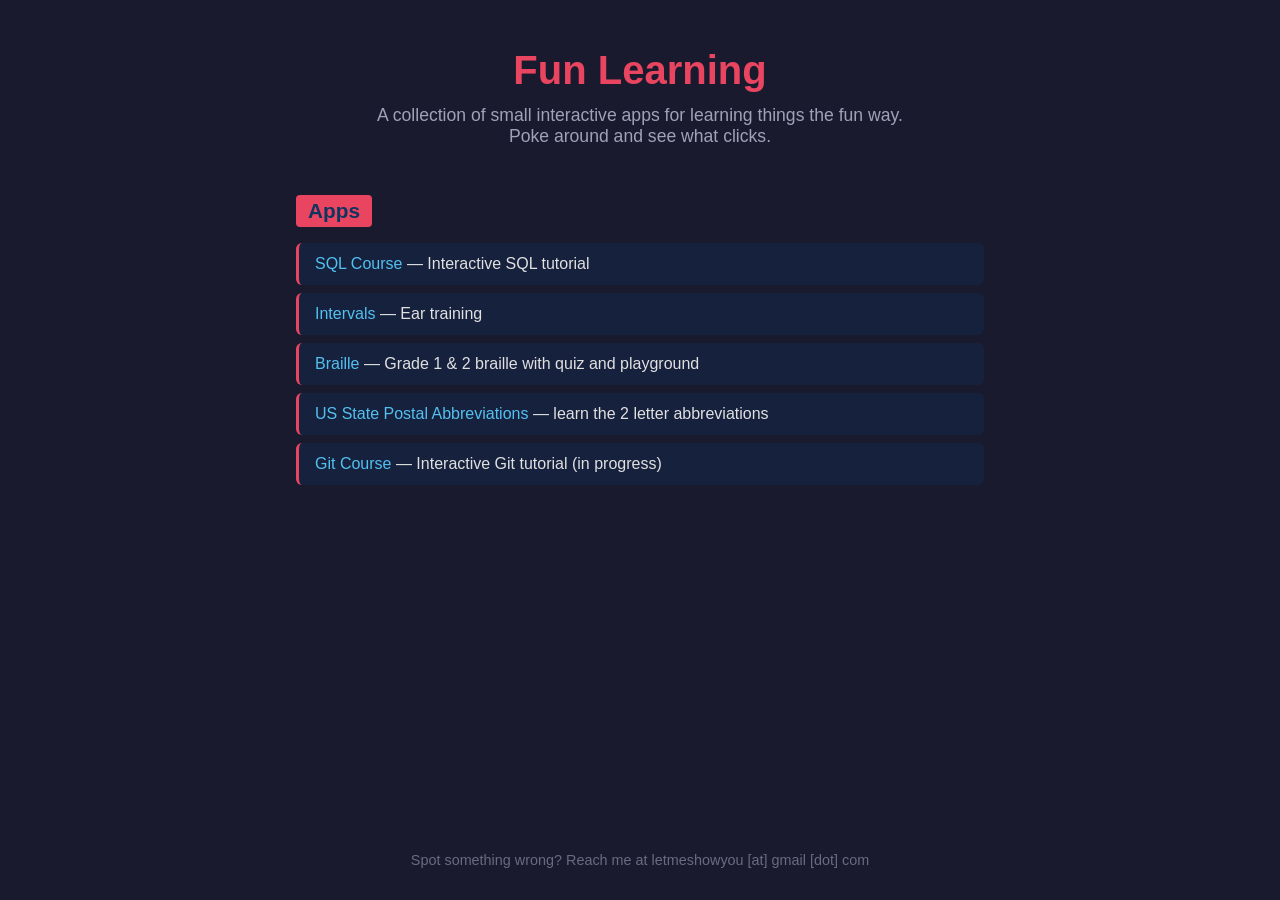
<file: index.html>
<!DOCTYPE html>
<html lang="en">
<head>
    <meta charset="UTF-8">
    <meta name="viewport" content="width=device-width, initial-scale=1.0">
    <title>Fun Learning</title>
    <style>
        * {
            margin: 0;
            padding: 0;
            box-sizing: border-box;
        }

        body {
            font-family: 'Segoe UI', Tahoma, Geneva, Verdana, sans-serif;
            background: #1a1a2e;
            color: #e0e0e0;
            min-height: 100vh;
            display: flex;
            flex-direction: column;
            align-items: center;
        }

        header {
            text-align: center;
            padding: 3rem 1rem 2rem;
        }

        header h1 {
            font-size: 2.5rem;
            color: #e94560;
        }

        header p {
            margin-top: 0.75rem;
            font-size: 1.1rem;
            color: #a0a0b8;
            max-width: 540px;
        }

        .apps {
            width: 100%;
            max-width: 720px;
            padding: 1rem;
            flex: 1;
        }

        .apps h2 {
            font-size: 1.3rem;
            color: #0f3460;
            background: #e94560;
            display: inline-block;
            padding: 0.25rem 0.75rem;
            border-radius: 4px;
            margin-bottom: 1rem;
        }

        .apps ul {
            list-style: none;
        }

        .apps li {
            background: #16213e;
            margin-bottom: 0.5rem;
            padding: 0.75rem 1rem;
            border-radius: 6px;
            border-left: 3px solid #e94560;
        }

        .apps a {
            color: #53c0f0;
            text-decoration: none;
        }

        .apps a:hover {
            text-decoration: underline;
        }

        footer {
            text-align: center;
            padding: 2rem 1rem;
            font-size: 0.9rem;
            color: #6a6a80;
        }
    </style>
</head>
<body>
    <header>
        <h1>Fun Learning</h1>
        <p>A collection of small interactive apps for learning things the fun way. Poke around and see what clicks.</p>
    </header>

    <section class="apps">
        <h2>Apps</h2>
        <ul>
            <li><a href="sql/index.html">SQL Course</a> — Interactive SQL tutorial</li>
            <li><a href="tone/index.html">Intervals</a> — Ear training</li>
            <li><a href="braille/index.html">Braille</a> — Grade 1 &amp; 2 braille with quiz and playground</li>
            <li><a href="states/index.html">US State Postal Abbreviations</a> — learn the 2 letter abbreviations</li>
            <li><a href="">Git Course</a> — Interactive Git tutorial (in progress)</li>
        </ul>
    </section>

    <footer>
        <p>Spot something wrong? Reach me at letmeshowyou [at] gmail [dot] com</p>
    </footer>
</body>
</html>
</file>
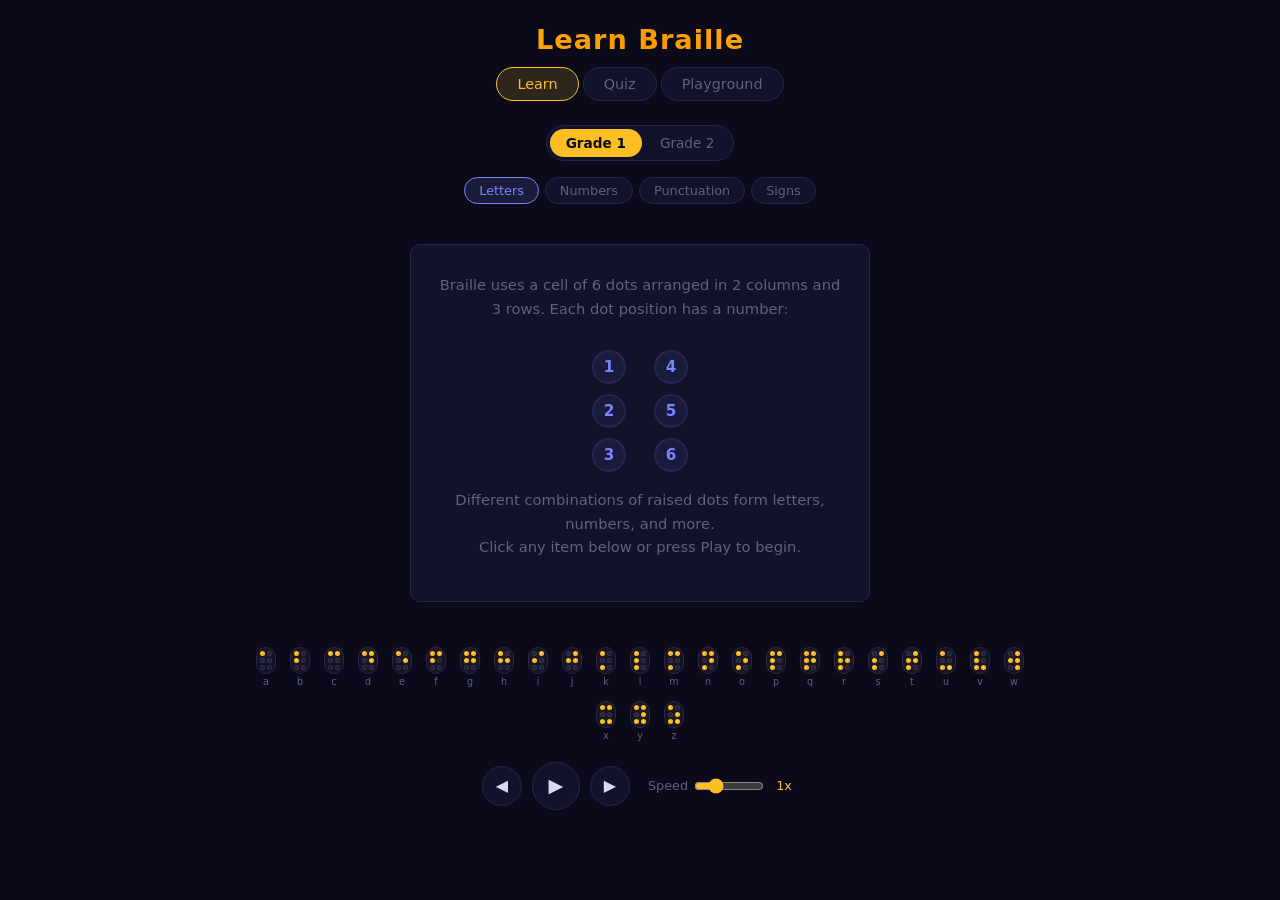
<file: braille/index.html>
<!DOCTYPE html>
<html lang="en">
<head>
<meta charset="UTF-8">
<meta name="viewport" content="width=device-width, initial-scale=1.0">
<title>Learn Braille</title>
<style>
*,*::before,*::after{margin:0;padding:0;box-sizing:border-box}
:root{
  --bg:#0a0a1a;--surface:#12122a;--surface2:#1a1a3a;
  --border:#252550;--accent:#fbbf24;--accent-dim:rgba(251,191,36,.15);
  --accent-glow:rgba(251,191,36,.4);--blue:#7c83ff;--blue-dim:rgba(124,131,255,.15);
  --text:#d8d8ee;--dim:#606080;--success:#4ade80;--fail:#f87171;--radius:10px;
}
body{
  font-family:'Segoe UI',system-ui,-apple-system,sans-serif;
  background:var(--bg);color:var(--text);
  min-height:100vh;overflow-x:hidden;
  -webkit-tap-highlight-color:transparent;
}
#app{max-width:820px;margin:0 auto;padding:0 16px 40px}

/* Header */
header{text-align:center;padding:24px 0 8px}
header h1{
  font-size:1.7em;letter-spacing:1px;
  background:linear-gradient(90deg,var(--accent),#ff9900,var(--accent));
  -webkit-background-clip:text;-webkit-text-fill-color:transparent;background-clip:text;
}
.mode-tabs{display:flex;justify-content:center;gap:4px;margin-top:12px}
.mode-tabs button{
  background:var(--surface);color:var(--dim);
  border:1px solid var(--border);padding:8px 20px;
  border-radius:20px;font-size:.9em;cursor:pointer;
  transition:all .2s;font-family:inherit;
}
.mode-tabs button:hover{color:var(--text);border-color:#3a3a70}
.mode-tabs button.active{background:var(--accent-dim);color:var(--accent);border-color:var(--accent)}

/* Screens */
.screen{display:none;flex-direction:column;align-items:center;animation:fadeIn .3s ease}
.screen.active{display:flex}
@keyframes fadeIn{from{opacity:0}to{opacity:1}}

/* Grade toggle */
.grade-toggle{
  display:flex;gap:2px;margin:16px 0 8px;
  background:var(--surface);border-radius:20px;padding:3px;
  border:1px solid var(--border);
}
.grade-toggle button{
  padding:6px 16px;border-radius:18px;border:none;
  background:transparent;color:var(--dim);cursor:pointer;
  font-size:.85em;transition:all .2s;font-family:inherit;
}
.grade-toggle button.active{background:var(--accent);color:#0a0a1a;font-weight:600}

/* Category tabs */
.cat-tabs{display:flex;gap:6px;margin:8px 0 12px;flex-wrap:wrap;justify-content:center}
.cat-tabs button{
  padding:5px 14px;border-radius:14px;border:1px solid var(--border);
  background:var(--surface);color:var(--dim);cursor:pointer;
  font-size:.8em;transition:all .2s;font-family:inherit;
}
.cat-tabs button:hover{color:var(--text)}
.cat-tabs button.active{border-color:var(--blue);color:var(--blue);background:var(--blue-dim)}

/* ── Braille cell component ── */
.cell{
  display:inline-grid;
  grid-template-columns:1fr 1fr;
  grid-template-rows:1fr 1fr 1fr;
  border-radius:var(--radius);background:var(--surface);
  border:1px solid var(--border);flex-shrink:0;
}
.cell-xl{gap:16px;padding:22px 28px;border-radius:14px}
.cell-lg{gap:10px;padding:14px}
.cell-md{gap:5px;padding:7px}
.cell-sm{gap:3px;padding:4px}
.cell-xs{gap:2px;padding:3px}
.dot{
  border-radius:50%;
  background:rgba(255,255,255,.06);
  border:1px solid rgba(255,255,255,.08);
  transition:all .35s cubic-bezier(.4,0,.2,1);
  position:relative;
}
.dot.raised{
  background:radial-gradient(circle at 35% 35%,#ffe066,#fbbf24,#d4940a);
  border-color:rgba(251,191,36,.5);
  box-shadow:0 2px 6px rgba(0,0,0,.3),0 0 12px var(--accent-glow);
}
.cell-xl .dot{width:32px;height:32px}
.cell-lg .dot{width:20px;height:20px}
.cell-md .dot{width:10px;height:10px}
.cell-sm .dot{width:7px;height:7px}
.cell-xs .dot{width:5px;height:5px}
.dot-label{
  position:absolute;font-size:10px;color:var(--dim);
  pointer-events:none;font-weight:600;
}
.dot:nth-child(odd) .dot-label{right:calc(100% + 5px);top:50%;transform:translateY(-50%)}
.dot:nth-child(even) .dot-label{left:calc(100% + 5px);top:50%;transform:translateY(-50%)}

/* Dot animation */
.dot.pop-in{animation:dotPop .35s cubic-bezier(.4,0,.2,1) both}
@keyframes dotPop{
  0%{transform:scale(0);opacity:0}
  60%{transform:scale(1.3)}
  100%{transform:scale(1);opacity:1}
}

/* ── Learn mode ── */
.learn-display{
  display:flex;flex-direction:column;align-items:center;
  margin:12px 0;min-height:280px;justify-content:center;
}
.learn-char{font-size:2.4em;font-weight:700;margin-top:16px;color:var(--accent);min-height:1.3em;transition:opacity .25s}
.learn-word{font-size:1.15em;color:var(--blue);margin-top:2px;min-height:1.3em}
.learn-dots-text{font-size:.95em;color:var(--blue);margin-top:6px}
.learn-hint{font-size:.88em;color:var(--dim);margin-top:8px;text-align:center;max-width:420px;min-height:1.4em;line-height:1.5}
.learn-unicode{font-size:3.2em;margin-top:10px;min-height:1.2em;line-height:1;color:var(--text)}

.intro-panel{
  text-align:center;padding:28px;
  background:var(--surface);border:1px solid var(--border);
  border-radius:var(--radius);max-width:460px;margin:16px 0;
}
.intro-panel p{color:var(--dim);font-size:.92em;line-height:1.6;margin-bottom:14px}
.dot-map{
  display:inline-grid;grid-template-columns:1fr 1fr;
  gap:10px 28px;margin:16px 0;
}
.dot-map span{
  width:34px;height:34px;border-radius:50%;
  background:var(--surface2);border:2px solid var(--border);
  display:flex;align-items:center;justify-content:center;
  color:var(--blue);font-weight:700;font-size:.95em;
}

/* Item strip */
.item-strip{
  display:flex;flex-wrap:wrap;gap:4px;justify-content:center;
  margin:12px 0 8px;max-width:100%;
}
.strip-item{
  display:flex;flex-direction:column;align-items:center;gap:2px;
  cursor:pointer;padding:4px;border-radius:6px;
  transition:all .2s;border:1px solid transparent;min-width:30px;
}
.strip-item:hover{background:var(--surface2);border-color:var(--border)}
.strip-item.current{border-color:var(--accent);background:var(--accent-dim)}
.strip-item.visited .cell{opacity:.5}
.strip-label{font-size:.6em;color:var(--dim);white-space:nowrap}
.strip-item.current .strip-label{color:var(--accent)}

/* Controls */
.controls{display:flex;align-items:center;gap:10px;margin:8px 0}
.ctrl-btn{
  width:40px;height:40px;border-radius:50%;border:1px solid var(--border);
  background:var(--surface);color:var(--text);cursor:pointer;
  font-size:1em;display:flex;align-items:center;justify-content:center;
  transition:all .2s;font-family:inherit;
}
.ctrl-btn:hover{background:var(--surface2);border-color:var(--blue)}
.ctrl-btn.play{width:48px;height:48px;font-size:1.2em}
.speed-control{display:flex;align-items:center;gap:6px;margin-left:8px}
.speed-control label{font-size:.8em;color:var(--dim)}
.speed-control input[type=range]{width:70px;accent-color:var(--accent)}
.speed-val{font-size:.8em;color:var(--accent);min-width:28px;text-align:center}

/* ── Quiz mode ── */
.quiz-setup{
  display:flex;flex-direction:column;align-items:center;gap:16px;
  margin-top:24px;width:100%;max-width:380px;
}
.quiz-row{display:flex;align-items:center;gap:10px;width:100%}
.quiz-row label{font-size:.9em;color:var(--dim);min-width:80px}
.quiz-row select{
  flex:1;padding:8px 12px;border-radius:8px;border:1px solid var(--border);
  background:var(--surface);color:var(--text);font-size:.9em;font-family:inherit;cursor:pointer;
}
.btn-start{
  padding:12px 36px;border-radius:24px;border:none;
  background:linear-gradient(135deg,#2a5a2a,#3a7a3a);
  color:#fff;font-size:1.05em;cursor:pointer;
  transition:all .2s;font-family:inherit;margin-top:8px;
}
.btn-start:hover{box-shadow:0 2px 16px rgba(60,150,60,.3);transform:scale(1.03)}

.quiz-header{
  display:flex;justify-content:space-between;width:100%;max-width:440px;
  padding:8px 0;font-size:.85em;color:var(--dim);
}
.quiz-header b{color:var(--text)}
.quiz-progress{width:100%;max-width:440px;height:4px;background:var(--surface);border-radius:2px;overflow:hidden}
.quiz-progress-fill{height:100%;background:linear-gradient(90deg,var(--blue),var(--accent));transition:width .3s}

.quiz-question{
  display:flex;flex-direction:column;align-items:center;
  margin:20px 0 16px;min-height:180px;justify-content:center;
}
.quiz-prompt{font-size:1em;color:var(--dim);margin-bottom:14px}
.quiz-prompt.reverse{color:var(--blue)}
.quiz-char{font-size:2.2em;font-weight:700;color:var(--accent);margin-bottom:4px}

.quiz-options{
  display:grid;grid-template-columns:1fr 1fr;gap:10px;
  width:100%;max-width:440px;
}
.quiz-opt{
  padding:14px 10px;border-radius:var(--radius);border:1px solid var(--border);
  background:var(--surface);color:var(--text);cursor:pointer;
  font-size:1em;transition:all .15s;font-family:inherit;
  display:flex;align-items:center;justify-content:center;
  min-height:64px;gap:8px;flex-direction:column;
}
.quiz-opt:hover:not(.locked){background:var(--surface2);border-color:var(--blue);transform:scale(1.02)}
.quiz-opt.correct{border-color:var(--success);background:rgba(74,222,128,.12);animation:popOk .4s ease}
.quiz-opt.wrong{border-color:var(--fail);background:rgba(248,113,113,.12);animation:shake .4s ease}
.quiz-opt.locked{cursor:default;opacity:.7}
.quiz-opt.locked.correct{opacity:1}
@keyframes popOk{0%{transform:scale(1)}50%{transform:scale(1.05)}100%{transform:scale(1)}}
@keyframes shake{0%,100%{transform:translateX(0)}25%{transform:translateX(-6px)}75%{transform:translateX(6px)}}

.quiz-streak{color:var(--accent);font-size:.85em;min-height:1.2em}
.quiz-results{
  display:flex;flex-direction:column;align-items:center;
  gap:12px;padding:20px;text-align:center;width:100%;max-width:440px;
}
.quiz-score-big{font-size:3em;font-weight:700;color:var(--blue)}
.quiz-grade{font-size:1.1em;color:var(--dim);margin-bottom:4px}
.missed-list{max-width:400px;width:100%;text-align:left;margin-top:8px}
.missed-list h3{font-size:.9em;color:var(--fail);margin-bottom:8px}
.missed-item{
  display:flex;align-items:center;gap:10px;
  padding:6px 10px;background:var(--surface);
  border-radius:6px;margin-bottom:4px;font-size:.88em;
}
.missed-item .missed-label{color:var(--accent)}

/* ── Playground ── */
.playground-wrap{width:100%;margin-top:8px}
.playground-panes{
  display:grid;grid-template-columns:1fr 1fr;gap:16px;
  width:100%;margin-top:12px;
}
.pane{
  background:var(--surface);border:1px solid var(--border);
  border-radius:var(--radius);padding:14px;min-height:260px;
}
.pane h3{font-size:.8em;color:var(--dim);margin-bottom:8px;text-transform:uppercase;letter-spacing:1px}
.pane textarea{
  width:100%;height:200px;background:var(--bg);color:var(--text);
  border:1px solid var(--border);border-radius:8px;padding:10px;
  font-size:1em;resize:vertical;font-family:inherit;line-height:1.6;
}
.pane textarea:focus{outline:none;border-color:var(--blue)}
.braille-output{display:flex;flex-wrap:wrap;gap:6px 2px;align-items:flex-end;min-height:60px}
.braille-word{display:flex;gap:2px;margin-right:12px;align-items:flex-end;flex-wrap:wrap}
.braille-unit{display:flex;flex-direction:column;align-items:center;gap:1px}
.braille-unit .sub{font-size:.55em;color:var(--dim);max-width:32px;overflow:hidden;text-overflow:ellipsis;white-space:nowrap}
.braille-unit.contraction .sub{color:var(--blue)}
.braille-unit.sign-cell .sub{color:var(--dim);font-style:italic}
.braille-unicode{
  margin-top:12px;padding:10px;background:var(--bg);
  border-radius:8px;font-size:1.6em;letter-spacing:3px;
  word-break:break-all;min-height:2em;
  border:1px solid var(--border);line-height:1.4;
}
.pg-controls{display:flex;gap:8px;margin-top:10px;flex-wrap:wrap;align-items:center}
.pg-btn{
  padding:6px 14px;border-radius:8px;border:1px solid var(--border);
  background:var(--surface2);color:var(--dim);cursor:pointer;
  font-size:.8em;transition:all .2s;font-family:inherit;
}
.pg-btn:hover{color:var(--text);border-color:var(--blue)}
.copied{color:var(--success)!important;border-color:var(--success)!important}
.toggle-labels{display:flex;align-items:center;gap:6px;font-size:.8em;color:var(--dim)}
.toggle-labels input{accent-color:var(--blue)}

/* ── Responsive ── */
@media(max-width:600px){
  header h1{font-size:1.3em}
  .mode-tabs button{padding:7px 14px;font-size:.82em}
  .playground-panes{grid-template-columns:1fr}
  .cell-xl{gap:12px;padding:16px 20px}
  .cell-xl .dot{width:26px;height:26px}
  .quiz-options{gap:8px}
  .quiz-opt{padding:10px 8px;min-height:56px;font-size:.9em}
  .learn-char{font-size:1.9em}
  .item-strip{gap:3px}
  .strip-item{padding:3px;min-width:26px}
}
</style>
</head>
<body>
<div id="app">
  <header>
    <h1>Learn Braille</h1>
    <div class="mode-tabs" id="modeTabs">
      <button class="active" data-mode="learn">Learn</button>
      <button data-mode="quiz">Quiz</button>
      <button data-mode="playground">Playground</button>
    </div>
  </header>

  <!-- LEARN -->
  <section id="learn" class="screen active">
    <div class="grade-toggle" id="learnGrade">
      <button class="active" data-g="1">Grade 1</button>
      <button data-g="2">Grade 2</button>
    </div>
    <div class="cat-tabs" id="learnCats"></div>
    <div class="learn-display" id="learnDisplay"></div>
    <div class="item-strip" id="learnStrip"></div>
    <div class="controls">
      <button class="ctrl-btn" id="prevBtn" title="Previous (Left arrow)">&#9664;</button>
      <button class="ctrl-btn play" id="playBtn" title="Play / Pause (Space)">&#9654;</button>
      <button class="ctrl-btn" id="nextBtn" title="Next (Right arrow)">&#9654;</button>
      <div class="speed-control">
        <label>Speed</label>
        <input type="range" id="speedSlider" min="0" max="4" value="1">
        <span class="speed-val" id="speedVal">1x</span>
      </div>
    </div>
  </section>

  <!-- QUIZ -->
  <section id="quiz" class="screen">
    <div class="grade-toggle" id="quizGrade">
      <button class="active" data-g="1">Grade 1</button>
      <button data-g="2">Grade 2</button>
    </div>
    <div id="quizArea"></div>
  </section>

  <!-- PLAYGROUND -->
  <section id="playground" class="screen">
    <div class="grade-toggle" id="pgGrade">
      <button class="active" data-g="1">Grade 1</button>
      <button data-g="2">Grade 2</button>
    </div>
    <div class="playground-wrap">
      <div class="playground-panes">
        <div class="pane">
          <h3>Text</h3>
          <textarea id="pgInput" placeholder="Type something here..." spellcheck="false"></textarea>
        </div>
        <div class="pane">
          <h3>Braille</h3>
          <div class="braille-output" id="pgCells"></div>
          <div class="braille-unicode" id="pgUnicode"></div>
          <div class="pg-controls">
            <label class="toggle-labels"><input type="checkbox" id="pgLabels" checked> Labels</label>
            <button class="pg-btn" id="pgCopy">Copy Unicode</button>
            <button class="pg-btn" id="pgClear">Clear</button>
          </div>
        </div>
      </div>
    </div>
  </section>
</div>

<script>
/* ================================================================
   DATA
   ================================================================ */
const ALPHA={
  a:[1],b:[1,2],c:[1,4],d:[1,4,5],e:[1,5],
  f:[1,2,4],g:[1,2,4,5],h:[1,2,5],i:[2,4],j:[2,4,5],
  k:[1,3],l:[1,2,3],m:[1,3,4],n:[1,3,4,5],o:[1,3,5],
  p:[1,2,3,4],q:[1,2,3,4,5],r:[1,2,3,5],s:[2,3,4],t:[2,3,4,5],
  u:[1,3,6],v:[1,2,3,6],w:[2,4,5,6],x:[1,3,4,6],y:[1,3,4,5,6],z:[1,3,5,6]
};
const NUM_LETTER='jabcdefghi'; // 0→j, 1→a, …, 9→i
const PUNCT={',':[2],';':[2,3],':':[2,5],'.':[2,5,6],'!':[2,3,5],'?':[2,3,6],"'":[3],'-':[3,6]};
const CAP_SIGN=[6], NUM_SIGN=[3,4,5,6];

// Grade 1 items
const G1_LETTERS='abcdefghijklmnopqrstuvwxyz'.split('').map((c,i)=>{
  const row=i<10?1:i<20?2:3, base=i<10?i:i<20?i-10:i-20;
  const bc='abcdefghij'[base];
  let h;
  if(row===1) h=i===0?'Just dot 1 — the simplest cell':`Uses only the top four dot positions (1, 2, 4, 5)`;
  else if(row===2) h=`Same pattern as "${bc}" with dot 3 added — Row 2 mirrors Row 1`;
  else if(c==='w') h="The oddball — W was added later since it wasn't in the French alphabet";
  else h=`Same pattern as "${bc}" with dots 3 and 6 added — Row 3 adds both bottom dots`;
  return{c,d:ALPHA[c],h,cat:'Letters'};
});
const G1_NUMBERS='1234567890'.split('').map(n=>{
  const idx=parseInt(n), letter=NUM_LETTER[idx];
  return{c:n,d:ALPHA[letter],h:`Number sign + letter "${letter}" — numbers reuse the first 10 letters`,cat:'Numbers',prefix:NUM_SIGN};
});
const G1_PUNCT=[
  {c:',',d:[2],h:'Just dot 2 — the smallest punctuation mark'},
  {c:';',d:[2,3],h:'Dots 2 and 3 — left column middle and bottom'},
  {c:':',d:[2,5],h:'Dots 2 and 5 — both middle positions'},
  {c:'.',d:[2,5,6],h:'Dots 2, 5, 6 — middle and bottom of right column'},
  {c:'!',d:[2,3,5],h:'Dots 2, 3, 5 — left bottom pair plus right middle'},
  {c:'?',d:[2,3,6],h:'Dots 2, 3, 6 — left bottom pair plus right bottom'},
  {c:"'",d:[3],h:'Just dot 3 — bottom-left corner'},
  {c:'-',d:[3,6],h:'Dots 3 and 6 — bottom row'},
].map(x=>({...x,cat:'Punctuation'}));
const G1_SIGNS=[
  {c:'Capital sign',d:CAP_SIGN,h:'Dot 6 placed before a letter to show it is capitalized',cat:'Signs'},
  {c:'Number sign',d:NUM_SIGN,h:'Dots 3, 4, 5, 6 (entire bottom two rows) — placed before digits',cat:'Signs'},
].map(x=>({...x,cat:'Signs'}));

// Grade 2 items
const G2_WORDSIGNS=[
  {c:'b',w:'but',d:ALPHA.b},{c:'c',w:'can',d:ALPHA.c},{c:'d',w:'do',d:ALPHA.d},
  {c:'e',w:'every',d:ALPHA.e},{c:'f',w:'from',d:ALPHA.f},{c:'g',w:'go',d:ALPHA.g},
  {c:'h',w:'have',d:ALPHA.h},{c:'j',w:'just',d:ALPHA.j},
  {c:'k',w:'knowledge',d:ALPHA.k},{c:'l',w:'like',d:ALPHA.l},{c:'m',w:'more',d:ALPHA.m},
  {c:'n',w:'not',d:ALPHA.n},{c:'p',w:'people',d:ALPHA.p},{c:'q',w:'quite',d:ALPHA.q},
  {c:'r',w:'rather',d:ALPHA.r},{c:'s',w:'so',d:ALPHA.s},{c:'t',w:'that',d:ALPHA.t},
  {c:'u',w:'us',d:ALPHA.u},{c:'v',w:'very',d:ALPHA.v},{c:'w',w:'will',d:ALPHA.w},
  {c:'x',w:'it',d:ALPHA.x},{c:'y',w:'you',d:ALPHA.y},{c:'z',w:'as',d:ALPHA.z},
].map(x=>({...x,h:`Letter "${x.c}" stands alone for "${x.w}"`,cat:'Wordsigns'}));

const G2_STRONG=[
  {c:'and',d:[1,2,3,4,6],h:'Nearly full cell — only dot 5 is empty'},
  {c:'for',d:[1,2,3,4,5,6],h:'Every dot raised — the fullest possible cell'},
  {c:'of',d:[1,2,3,5,6],h:'Full cell minus dot 4 (top-right)'},
  {c:'the',d:[2,3,4,6],h:'Right column top + left column bottom half'},
  {c:'with',d:[2,3,4,5,6],h:'Everything except dot 1 (top-left)'},
].map(x=>({...x,cat:'Strong'}));

const G2_GROUPS=[
  {c:'ch',d:[1,6],h:'Top-left and bottom-right — diagonal corners'},
  {c:'gh',d:[1,2,6],h:'Left column upper pair plus bottom-right'},
  {c:'sh',d:[1,4,6],h:'Top row plus bottom-right'},
  {c:'th',d:[1,4,5,6],h:'Top row plus right column — fills an L-shape'},
  {c:'wh',d:[1,5,6],h:'Top-left plus right column lower pair'},
  {c:'ed',d:[1,2,4,6],h:'Both top dots plus both bottom-side dots'},
  {c:'er',d:[1,2,4,5,6],h:'Nearly full — only dot 3 (bottom-left) is empty'},
  {c:'ou',d:[1,2,5,6],h:'Left upper pair meets right lower pair'},
  {c:'ow',d:[2,4,6],h:'A zigzag — middle-left, top-right, bottom-right'},
  {c:'st',d:[3,4],h:'Bottom-left and top-right — a diagonal'},
  {c:'ar',d:[3,4,5],h:'Bottom-left plus right column upper pair'},
  {c:'ing',d:[3,4,6],h:'Bottom-left, top-right, bottom-right'},
  {c:'en',d:[2,6],h:'Middle-left and bottom-right'},
  {c:'in',d:[3,5],h:'Bottom of each column — dots 3 and 5'},
].map(x=>({...x,cat:'Groupsigns'}));

// Category maps
const G1_CATS={Letters:G1_LETTERS,Numbers:G1_NUMBERS,Punctuation:G1_PUNCT,Signs:G1_SIGNS};
const G2_CATS={Wordsigns:G2_WORDSIGNS,Strong:G2_STRONG,Groupsigns:G2_GROUPS};

// Grade 2 translation tables
const G2_WORD_MAP={};
G2_WORDSIGNS.forEach(x=>G2_WORD_MAP[x.w]=x.d);
G2_STRONG.forEach(x=>G2_WORD_MAP[x.c]=x.d);
// also map strong-group wordsigns
const STRONG_WORDSIGNS={child:[1,6],shall:[1,4,6],this:[1,4,5,6],which:[1,5,6],out:[1,2,5,6],still:[3,4],enough:[2,6]};
Object.assign(G2_WORD_MAP,STRONG_WORDSIGNS);

const G2_PART_CONTRACTIONS=[
  ['with',[2,3,4,5,6]],['and',[1,2,3,4,6]],['the',[2,3,4,6]],
  ['for',[1,2,3,4,5,6]],['ing',[3,4,6]],['of',[1,2,3,5,6]],
  ['ch',[1,6]],['gh',[1,2,6]],['sh',[1,4,6]],['th',[1,4,5,6]],['wh',[1,5,6]],
  ['ed',[1,2,4,6]],['er',[1,2,4,5,6]],['ou',[1,2,5,6]],['ow',[2,4,6]],
  ['st',[3,4]],['ar',[3,4,5]],['en',[2,6]],['in',[3,5]],
];

/* ================================================================
   UTILITIES
   ================================================================ */
const DOT_ORDER=[1,4,2,5,3,6]; // grid child order → dot number

function createCell(dots,size='md',showLabels=false){
  const el=document.createElement('div');
  el.className=`cell cell-${size}`;
  for(const num of DOT_ORDER){
    const d=document.createElement('div');
    d.className='dot';d.dataset.dot=num;
    if(dots.includes(num)) d.classList.add('raised');
    if(showLabels){
      const lbl=document.createElement('span');
      lbl.className='dot-label';lbl.textContent=num;
      d.appendChild(lbl);
    }
    el.appendChild(d);
  }
  return el;
}

function dotsToUnicode(dots){
  if(!dots||!dots.length) return '\u2800';
  let c=0x2800;
  for(const d of dots) c|=1<<(d-1);
  return String.fromCharCode(c);
}

function shuffle(arr){
  const a=[...arr];
  for(let i=a.length-1;i>0;i--){const j=Math.random()*i+1|0;[a[i],a[j]]=[a[j],a[i]];}
  return a;
}

function sleep(ms){return new Promise(r=>setTimeout(r,ms));}

/* ================================================================
   APP STATE & NAVIGATION
   ================================================================ */
let currentMode='learn';
const $=id=>document.getElementById(id);

document.querySelectorAll('.mode-tabs button').forEach(btn=>{
  btn.addEventListener('click',()=>{
    if(btn.dataset.mode===currentMode) return;
    document.querySelector('.mode-tabs .active').classList.remove('active');
    btn.classList.add('active');
    document.querySelector('.screen.active').classList.remove('active');
    $(btn.dataset.mode).classList.add('active');
    currentMode=btn.dataset.mode;
    if(currentMode==='quiz') Quiz.init();
    if(currentMode==='playground') Playground.refresh();
  });
});

function wireGradeToggle(id,onChange){
  const wrap=document.getElementById(id);
  wrap.querySelectorAll('button').forEach(btn=>{
    btn.addEventListener('click',()=>{
      if(btn.classList.contains('active')) return;
      wrap.querySelector('.active').classList.remove('active');
      btn.classList.add('active');
      onChange(parseInt(btn.dataset.g));
    });
  });
  return ()=>parseInt(wrap.querySelector('.active').dataset.g);
}

/* ================================================================
   LEARN MODE
   ================================================================ */
const Learn=(()=>{
  let grade=1, catName='Letters', idx=-1;
  let playing=false, playTimer=null, animToken=0;
  const visited=new Set();
  const speeds=[3000,2000,1500,1000,600];
  const speedLabels=['0.5x','1x','1.5x','2x','3x'];
  let speedIdx=1;

  const display=$('learnDisplay'), strip=$('learnStrip'), catsEl=$('learnCats');

  function cats(){ return grade===1?G1_CATS:G2_CATS; }
  function items(){ return cats()[catName]||[]; }
  function catNames(){ return Object.keys(cats()); }

  function renderCats(){
    catsEl.innerHTML='';
    catNames().forEach(name=>{
      const b=document.createElement('button');
      b.textContent=name;
      if(name===catName) b.classList.add('active');
      b.addEventListener('click',()=>{catName=name;renderCats();idx=-1;renderStrip();showIntro();});
      catsEl.appendChild(b);
    });
  }

  function renderStrip(){
    strip.innerHTML='';
    items().forEach((item,i)=>{
      const wrap=document.createElement('div');
      wrap.className='strip-item';
      if(i===idx) wrap.classList.add('current');
      if(visited.has(`${grade}-${catName}-${i}`)) wrap.classList.add('visited');
      wrap.appendChild(createCell(item.d,'xs'));
      const lbl=document.createElement('span');
      lbl.className='strip-label';
      lbl.textContent=item.w||item.c;
      wrap.appendChild(lbl);
      wrap.addEventListener('click',()=>showItem(i));
      strip.appendChild(wrap);
    });
  }

  function showIntro(){
    stopPlay();
    display.innerHTML=`
      <div class="intro-panel">
        <p>Braille uses a cell of 6 dots arranged in 2 columns and 3 rows. Each dot position has a number:</p>
        <div class="dot-map">
          <span>1</span><span>4</span>
          <span>2</span><span>5</span>
          <span>3</span><span>6</span>
        </div>
        <p>Different combinations of raised dots form letters, numbers, and more.<br>Click any item below or press Play to begin.</p>
      </div>`;
  }

  async function showItem(i){
    const list=items();
    if(i<0||i>=list.length) return;
    idx=i;
    visited.add(`${grade}-${catName}-${idx}`);
    renderStrip();

    const item=list[i];
    const token=++animToken;
    const alive=()=>animToken===token;

    // Build display
    display.innerHTML='';
    const cell=createCell(item.d,'xl',true);
    // Reset dots for animation
    cell.querySelectorAll('.dot').forEach(d=>{
      if(d.classList.contains('raised')){d.classList.remove('raised');d.dataset.shouldRaise='1';}
    });
    display.appendChild(cell);

    // Character label
    const charEl=document.createElement('div');
    charEl.className='learn-char';
    charEl.style.opacity='0';
    charEl.textContent=item.w?`"${item.w}"`:item.c;
    display.appendChild(charEl);

    // If wordsign, show the letter mapping
    if(item.w){
      const wordEl=document.createElement('div');
      wordEl.className='learn-word';
      wordEl.textContent=`letter "${item.c}" = "${item.w}"`;
      display.appendChild(wordEl);
    }

    // Prefix indicator (for numbers)
    if(item.prefix){
      const prefEl=document.createElement('div');
      prefEl.className='learn-dots-text';
      prefEl.textContent=`Preceded by: ${dotsToUnicode(item.prefix)} (dots ${item.prefix.join(', ')})`;
      display.appendChild(prefEl);
    }

    // Dots text
    const dotsEl=document.createElement('div');
    dotsEl.className='learn-dots-text';
    dotsEl.textContent=`Dots: ${item.d.join(', ')}`;
    display.appendChild(dotsEl);

    // Hint
    const hintEl=document.createElement('div');
    hintEl.className='learn-hint';
    hintEl.textContent=item.h;
    display.appendChild(hintEl);

    // Unicode
    const uniEl=document.createElement('div');
    uniEl.className='learn-unicode';
    uniEl.textContent=dotsToUnicode(item.d);
    display.appendChild(uniEl);

    // Animate dots in
    await sleep(80);
    const raiseOrder=[1,2,3,4,5,6].filter(d=>item.d.includes(d));
    for(const d of raiseOrder){
      if(!alive()) return;
      const dotEl=cell.querySelector(`[data-dot="${d}"]`);
      dotEl.classList.add('raised','pop-in');
      await sleep(90);
    }
    if(!alive()) return;
    await sleep(150);
    charEl.style.opacity='1';
  }

  function prev(){ if(idx>0) showItem(idx-1); else if(idx<0&&items().length) showItem(0); }
  function next(){
    const list=items();
    if(idx<list.length-1) showItem(idx+1);
    else if(idx<0&&list.length) showItem(0);
    else stopPlay();
  }

  function togglePlay(){
    if(playing) stopPlay();
    else startPlay();
  }
  function startPlay(){
    playing=true;
    $('playBtn').innerHTML='&#9646;&#9646;';
    if(idx<0) showItem(0); else next();
    scheduleNext();
  }
  function stopPlay(){
    playing=false;
    $('playBtn').innerHTML='&#9654;';
    clearTimeout(playTimer);
  }
  function scheduleNext(){
    clearTimeout(playTimer);
    if(!playing) return;
    playTimer=setTimeout(()=>{
      if(!playing) return;
      const list=items();
      if(idx>=list.length-1){stopPlay();return;}
      next();
      scheduleNext();
    },speeds[speedIdx]);
  }

  // Speed slider
  $('speedSlider').addEventListener('input',e=>{
    speedIdx=parseInt(e.target.value);
    $('speedVal').textContent=speedLabels[speedIdx];
  });

  // Controls
  $('prevBtn').addEventListener('click',prev);
  $('nextBtn').addEventListener('click',next);
  $('playBtn').addEventListener('click',togglePlay);

  // Keyboard
  document.addEventListener('keydown',e=>{
    if(currentMode!=='learn') return;
    if(e.target.tagName==='TEXTAREA'||e.target.tagName==='INPUT') return;
    if(e.key==='ArrowLeft'){e.preventDefault();prev();}
    if(e.key==='ArrowRight'){e.preventDefault();next();}
    if(e.key===' '){e.preventDefault();togglePlay();}
  });

  // Grade toggle
  wireGradeToggle('learnGrade',g=>{
    grade=g;
    catName=Object.keys(cats())[0];
    idx=-1;
    renderCats();renderStrip();showIntro();stopPlay();
  });

  function init(){renderCats();renderStrip();showIntro();}
  return{init};
})();

/* ================================================================
   QUIZ MODE
   ================================================================ */
const Quiz=(()=>{
  let grade=1, pool=[], current=0, score=0, streak=0, missed=[], total=10, locked=false;
  const area=$('quizArea');

  wireGradeToggle('quizGrade',g=>{grade=g;init();});

  function allItems(){
    const src=grade===1?G1_CATS:G2_CATS;
    let all=[];
    for(const k in src) all=all.concat(src[k]);
    return all;
  }

  function label(item){return item.w?`${item.w} (${item.c})`:item.c;}

  function init(){
    area.innerHTML='';
    const setup=document.createElement('div');
    setup.className='quiz-setup';

    // Count selector
    const row=document.createElement('div');
    row.className='quiz-row';
    const lbl=document.createElement('label');lbl.textContent='Questions';
    const sel=document.createElement('select');
    const items=allItems();
    [10,20,items.length].forEach(n=>{
      const o=document.createElement('option');
      o.value=n;o.textContent=n===items.length?`All (${n})`:n;
      sel.appendChild(o);
    });
    row.appendChild(lbl);row.appendChild(sel);
    setup.appendChild(row);

    const btn=document.createElement('button');
    btn.className='btn-start';btn.textContent='Start Quiz';
    btn.addEventListener('click',()=>start(parseInt(sel.value)));
    setup.appendChild(btn);
    area.appendChild(setup);
  }

  function start(n){
    const items=allItems();
    pool=shuffle(items).slice(0,Math.min(n,items.length));
    total=pool.length;current=0;score=0;streak=0;missed=[];
    showQuestion();
  }

  function showQuestion(){
    if(current>=pool.length){showResults();return;}
    locked=false;
    const item=pool[current];
    const all=allItems();
    // Pick 3 distractors
    const others=shuffle(all.filter(x=>x.c!==item.c||x.w!==item.w)).slice(0,3);
    const isReverse=Math.random()>.5; // true = show braille, ask for text

    area.innerHTML='';
    // Header
    const hdr=document.createElement('div');
    hdr.className='quiz-header';
    hdr.innerHTML=`<span>Question <b>${current+1}</b> / ${total}</span><span>Score: <b>${score}</b></span>`;
    area.appendChild(hdr);
    // Progress
    const prog=document.createElement('div');
    prog.className='quiz-progress';
    prog.innerHTML=`<div class="quiz-progress-fill" style="width:${(current/total)*100}%"></div>`;
    area.appendChild(prog);
    // Streak
    const streakEl=document.createElement('div');
    streakEl.className='quiz-streak';
    streakEl.textContent=streak>=3?`Streak: ${streak}!`:'';
    area.appendChild(streakEl);

    // Question
    const qDiv=document.createElement('div');
    qDiv.className='quiz-question';
    const prompt=document.createElement('div');
    prompt.className='quiz-prompt'+(isReverse?' reverse':'');
    if(isReverse){
      prompt.textContent='What does this braille cell represent?';
      qDiv.appendChild(prompt);
      const cell=createCell(item.d,'lg',true);
      qDiv.appendChild(cell);
      // If has prefix, show it
      if(item.prefix){
        const pNote=document.createElement('div');
        pNote.className='learn-dots-text';
        pNote.style.marginTop='6px';
        pNote.textContent=`(preceded by ${dotsToUnicode(item.prefix)})`;
        qDiv.appendChild(pNote);
      }
    } else {
      prompt.textContent='Which braille cell represents:';
      qDiv.appendChild(prompt);
      const charEl=document.createElement('div');
      charEl.className='quiz-char';
      charEl.textContent=item.w?`"${item.w}"`:item.c;
      qDiv.appendChild(charEl);
    }
    area.appendChild(qDiv);

    // Options — store choice ref on each button via a Map
    const opts=document.createElement('div');
    opts.className='quiz-options';
    const choices=shuffle([item,...others]);
    const btnMap=new Map();
    choices.forEach(choice=>{
      const btn=document.createElement('button');
      btn.className='quiz-opt';
      if(isReverse){
        btn.textContent=label(choice);
      } else {
        btn.appendChild(createCell(choice.d,'md'));
        const sub=document.createElement('span');
        sub.style.fontSize='.75em';sub.style.color='var(--dim)';
        sub.textContent=`(${choice.d.join(',')})`;
        btn.appendChild(sub);
      }
      btnMap.set(btn,choice);
      btn.addEventListener('click',()=>answer(btn,choice,item,opts,btnMap));
      opts.appendChild(btn);
    });
    area.appendChild(opts);
  }

  function answer(btn,choice,correct,optsContainer,btnMap){
    if(locked) return;
    locked=true;
    const isCorrect=(choice.c===correct.c&&(choice.w||'')===(correct.w||'')&&
      choice.d.join(',')=== correct.d.join(','));

    // Lock all buttons
    optsContainer.querySelectorAll('.quiz-opt').forEach(b=>b.classList.add('locked'));

    if(isCorrect){
      btn.classList.add('correct');
      score++;streak++;
    } else {
      btn.classList.add('wrong');
      streak=0;
      missed.push(correct);
      // Highlight the correct button
      for(const [b,ch] of btnMap){
        if(ch.c===correct.c&&(ch.w||'')===(correct.w||'')&&ch.d.join(',')=== correct.d.join(',')){
          b.classList.add('correct');break;
        }
      }
    }
    setTimeout(()=>{current++;showQuestion();},isCorrect?600:1200);
  }

  function showResults(){
    area.innerHTML='';
    const wrap=document.createElement('div');
    wrap.className='quiz-results';
    const pct=Math.round((score/total)*100);
    wrap.innerHTML=`
      <div class="quiz-score-big">${pct}%</div>
      <div class="quiz-grade">${score} / ${total} correct — ${
        pct===100?'Perfect!':pct>=80?'Great job!':pct>=60?'Good effort!':'Keep practicing!'
      }</div>`;

    if(missed.length){
      const ml=document.createElement('div');
      ml.className='missed-list';
      ml.innerHTML='<h3>Review these:</h3>';
      missed.forEach(item=>{
        const mi=document.createElement('div');
        mi.className='missed-item';
        mi.appendChild(createCell(item.d,'sm'));
        const sp=document.createElement('span');
        sp.className='missed-label';
        sp.textContent=label(item)+` (dots ${item.d.join(', ')})`;
        mi.appendChild(sp);
        ml.appendChild(mi);
      });
      wrap.appendChild(ml);
    }

    const btn=document.createElement('button');
    btn.className='btn-start';btn.textContent='Try Again';btn.style.marginTop='12px';
    btn.addEventListener('click',()=>init());
    wrap.appendChild(btn);
    area.appendChild(wrap);
  }

  return{init};
})();

/* ================================================================
   PLAYGROUND
   ================================================================ */
const Playground=(()=>{
  let grade=1;
  const input=$('pgInput'),cellsEl=$('pgCells'),uniEl=$('pgUnicode');
  const labelsCheck=$('pgLabels');

  wireGradeToggle('pgGrade',g=>{grade=g;refresh();});

  function translateG1(text){
    const result=[];
    let inNum=false;
    for(const ch of text){
      if(ch===' '||ch==='\n'){
        result.push({type:'space'});inNum=false;
      } else if(/[a-z]/i.test(ch)){
        inNum=false;
        const lower=ch.toLowerCase();
        if(ch!==lower) result.push({dots:CAP_SIGN,label:'cap',sign:true});
        result.push({dots:ALPHA[lower],label:ch});
      } else if(/\d/.test(ch)){
        if(!inNum){result.push({dots:NUM_SIGN,label:'#',sign:true});inNum=true;}
        result.push({dots:ALPHA[NUM_LETTER[parseInt(ch)]],label:ch});
      } else if(PUNCT[ch]){
        inNum=false;
        result.push({dots:PUNCT[ch],label:ch});
      }
    }
    return result;
  }

  function translateG2(text){
    const words=text.split(/(\s+)/);
    const result=[];
    for(const seg of words){
      if(/^\s+$/.test(seg)){result.push({type:'space'});continue;}
      const lower=seg.toLowerCase();
      // Whole-word contraction?
      if(G2_WORD_MAP[lower]){
        const isCap=seg[0]!==lower[0];
        if(isCap) result.push({dots:CAP_SIGN,label:'cap',sign:true});
        result.push({dots:G2_WORD_MAP[lower],label:seg,contraction:true});
        continue;
      }
      // Process character by character with contraction matching
      let i=0, inNum=false;
      while(i<seg.length){
        const ch=seg[i], lch=ch.toLowerCase();
        if(/\d/.test(ch)){
          if(!inNum){result.push({dots:NUM_SIGN,label:'#',sign:true});inNum=true;}
          result.push({dots:ALPHA[NUM_LETTER[parseInt(ch)]],label:ch});
          i++;continue;
        }
        inNum=false;
        // Try contractions (longest first)
        let matched=false;
        for(const [pat,dots] of G2_PART_CONTRACTIONS){
          if(i+pat.length<=seg.length && seg.substring(i,i+pat.length).toLowerCase()===pat){
            const orig=seg.substring(i,i+pat.length);
            const isCap=orig[0]!==orig[0].toLowerCase();
            if(isCap) result.push({dots:CAP_SIGN,label:'cap',sign:true});
            result.push({dots,label:orig,contraction:true});
            i+=pat.length;matched=true;break;
          }
        }
        if(!matched){
          if(/[a-z]/i.test(ch)){
            if(ch!==lch) result.push({dots:CAP_SIGN,label:'cap',sign:true});
            result.push({dots:ALPHA[lch],label:ch});
          } else if(PUNCT[ch]){
            result.push({dots:PUNCT[ch],label:ch});
          }
          i++;
        }
      }
    }
    return result;
  }

  function refresh(){
    const text=input.value;
    const units=grade===1?translateG1(text):translateG2(text);
    const showLabels=labelsCheck.checked;

    cellsEl.innerHTML='';
    let uniStr='';
    let wordDiv=document.createElement('div');
    wordDiv.className='braille-word';

    units.forEach(u=>{
      if(u.type==='space'){
        if(wordDiv.children.length){cellsEl.appendChild(wordDiv);}
        wordDiv=document.createElement('div');
        wordDiv.className='braille-word';
        uniStr+=' ';
        return;
      }
      const wrap=document.createElement('div');
      wrap.className='braille-unit';
      if(u.contraction) wrap.classList.add('contraction');
      if(u.sign) wrap.classList.add('sign-cell');
      wrap.appendChild(createCell(u.dots,'sm'));
      if(showLabels){
        const sub=document.createElement('span');
        sub.className='sub';sub.textContent=u.label;
        wrap.appendChild(sub);
      }
      wordDiv.appendChild(wrap);
      uniStr+=dotsToUnicode(u.dots);
    });
    if(wordDiv.children.length) cellsEl.appendChild(wordDiv);
    uniEl.textContent=uniStr||'\u00a0';
  }

  input.addEventListener('input',refresh);
  labelsCheck.addEventListener('change',refresh);

  $('pgCopy').addEventListener('click',()=>{
    const text=uniEl.textContent.trim();
    if(!text) return;
    navigator.clipboard.writeText(text).then(()=>{
      const btn=$('pgCopy');
      btn.classList.add('copied');btn.textContent='Copied!';
      setTimeout(()=>{btn.classList.remove('copied');btn.textContent='Copy Unicode';},1500);
    });
  });

  $('pgClear').addEventListener('click',()=>{
    input.value='';refresh();input.focus();
  });

  return{refresh};
})();

/* ================================================================
   INIT
   ================================================================ */
Learn.init();
</script>
</body>
</html>
</file>
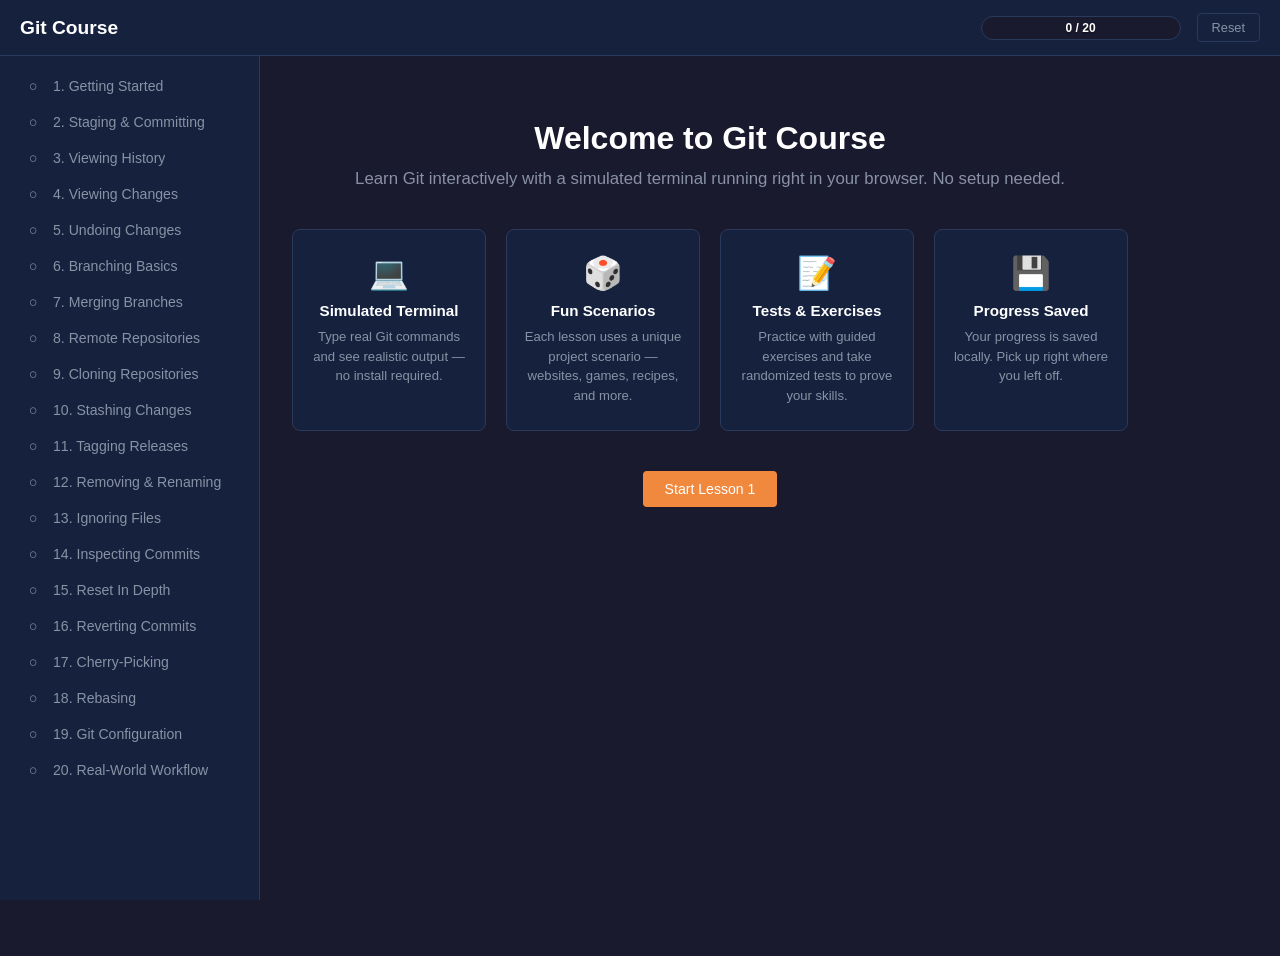
<file: git/index.html>
<!DOCTYPE html>
<html lang="en">
<head>
    <meta charset="UTF-8">
    <meta name="viewport" content="width=device-width, initial-scale=1.0">
    <title>Git Course — Interactive Git Tutorial</title>
    <link rel="stylesheet" href="style.css">
</head>
<body>
    <header id="app-header">
        <button id="sidebar-toggle" aria-label="Toggle sidebar">&#9776;</button>
        <h1>Git Course</h1>
        <div id="header-right">
            <div id="progress-bar-container">
                <div id="progress-bar"></div>
                <span id="progress-text">0 / 20</span>
            </div>
            <button id="reset-btn" title="Reset all progress">Reset</button>
        </div>
    </header>

    <div id="app-container">
        <nav id="sidebar">
            <ul id="lesson-list"></ul>
        </nav>

        <main id="main-content">
            <!-- Welcome screen -->
            <section id="welcome-screen">
                <h2>Welcome to Git Course</h2>
                <p>Learn Git interactively with a simulated terminal running right in your browser. No setup needed.</p>
                <div id="welcome-features">
                    <div class="feature-card">
                        <div class="feature-icon">&#128187;</div>
                        <h3>Simulated Terminal</h3>
                        <p>Type real Git commands and see realistic output — no install required.</p>
                    </div>
                    <div class="feature-card">
                        <div class="feature-icon">&#127922;</div>
                        <h3>Fun Scenarios</h3>
                        <p>Each lesson uses a unique project scenario — websites, games, recipes, and more.</p>
                    </div>
                    <div class="feature-card">
                        <div class="feature-icon">&#128221;</div>
                        <h3>Tests &amp; Exercises</h3>
                        <p>Practice with guided exercises and take randomized tests to prove your skills.</p>
                    </div>
                    <div class="feature-card">
                        <div class="feature-icon">&#128190;</div>
                        <h3>Progress Saved</h3>
                        <p>Your progress is saved locally. Pick up right where you left off.</p>
                    </div>
                </div>
                <button id="start-btn" class="btn-primary">Start Lesson 1</button>
            </section>

            <!-- Lesson view -->
            <section id="lesson-view" class="hidden">
                <div id="lesson-header">
                    <span id="lesson-number"></span>
                    <h2 id="lesson-title"></h2>
                    <span id="lesson-theme"></span>
                </div>

                <div id="lesson-tabs">
                    <button class="tab active" data-tab="tutorial">Tutorial</button>
                    <button class="tab" data-tab="sandbox">Sandbox</button>
                    <button class="tab" data-tab="exercises">Exercises</button>
                    <button class="tab" data-tab="test">Test</button>
                </div>

                <!-- Tutorial tab -->
                <div id="tab-tutorial" class="tab-content active">
                    <div id="tutorial-content"></div>
                    <button id="tutorial-next" class="btn-primary">Try it in the Sandbox &rarr;</button>
                </div>

                <!-- Sandbox tab -->
                <div id="tab-sandbox" class="tab-content">
                    <div id="sandbox-info">
                        <p>Experiment freely with git commands for the <strong id="sandbox-dataset-name"></strong> scenario.</p>
                        <button id="repo-state-toggle" class="btn-secondary">Show Repo State</button>
                    </div>
                    <div id="repo-state-display" class="hidden">
                        <pre id="repo-state-text"></pre>
                    </div>
                    <div class="editor-container">
                        <label for="sandbox-editor">Git Command:</label>
                        <textarea id="sandbox-editor" class="git-editor" spellcheck="false" placeholder="Type a git command here... e.g. git status"></textarea>
                        <div class="editor-actions">
                            <button id="sandbox-run" class="btn-primary">Run &#9654;</button>
                            <button id="sandbox-clear" class="btn-secondary">Clear</button>
                        </div>
                    </div>
                    <div id="sandbox-results" class="results-area">
                        <p class="results-placeholder">Run a command to see output here.</p>
                    </div>
                </div>

                <!-- Exercises tab -->
                <div id="tab-exercises" class="tab-content">
                    <div id="exercises-progress">
                        <span id="exercises-done">0</span> / <span id="exercises-total">0</span> exercises completed
                    </div>
                    <div id="exercises-list"></div>
                </div>

                <!-- Test tab -->
                <div id="tab-test" class="tab-content">
                    <div id="test-intro">
                        <h3>Lesson Test</h3>
                        <p>5 randomized questions. Each retake generates new questions!</p>
                        <div id="test-best-score" class="hidden">Best score: <span id="best-score-value"></span>/5</div>
                        <button id="test-start" class="btn-primary">Start Test</button>
                    </div>
                    <div id="test-active" class="hidden">
                        <div id="test-progress-bar">
                            <span id="test-question-num"></span>
                        </div>
                        <div id="test-question-area"></div>
                    </div>
                    <div id="test-results" class="hidden">
                        <h3 id="test-score-heading"></h3>
                        <p id="test-score-detail"></p>
                        <div id="test-review"></div>
                        <div id="test-actions">
                            <button id="test-retake" class="btn-primary">Retake Test</button>
                            <button id="test-next-lesson" class="btn-secondary">Next Lesson &rarr;</button>
                        </div>
                    </div>
                </div>

                <!-- Lesson navigation -->
                <div id="lesson-nav">
                    <button id="prev-lesson" class="btn-secondary">&larr; Previous</button>
                    <button id="next-lesson" class="btn-secondary">Next &rarr;</button>
                </div>
            </section>
        </main>
    </div>

    <!-- Confirmation dialog -->
    <div id="confirm-dialog" class="hidden">
        <div class="dialog-overlay"></div>
        <div class="dialog-box">
            <h3 id="confirm-title">Confirm</h3>
            <p id="confirm-message"></p>
            <div class="dialog-actions">
                <button id="confirm-cancel" class="btn-secondary">Cancel</button>
                <button id="confirm-ok" class="btn-primary">Confirm</button>
            </div>
        </div>
    </div>

    <!-- Toast notification -->
    <div id="toast" class="hidden"></div>

    <script src="lessons.js"></script>
    <script src="app.js"></script>
</body>
</html>
</file>
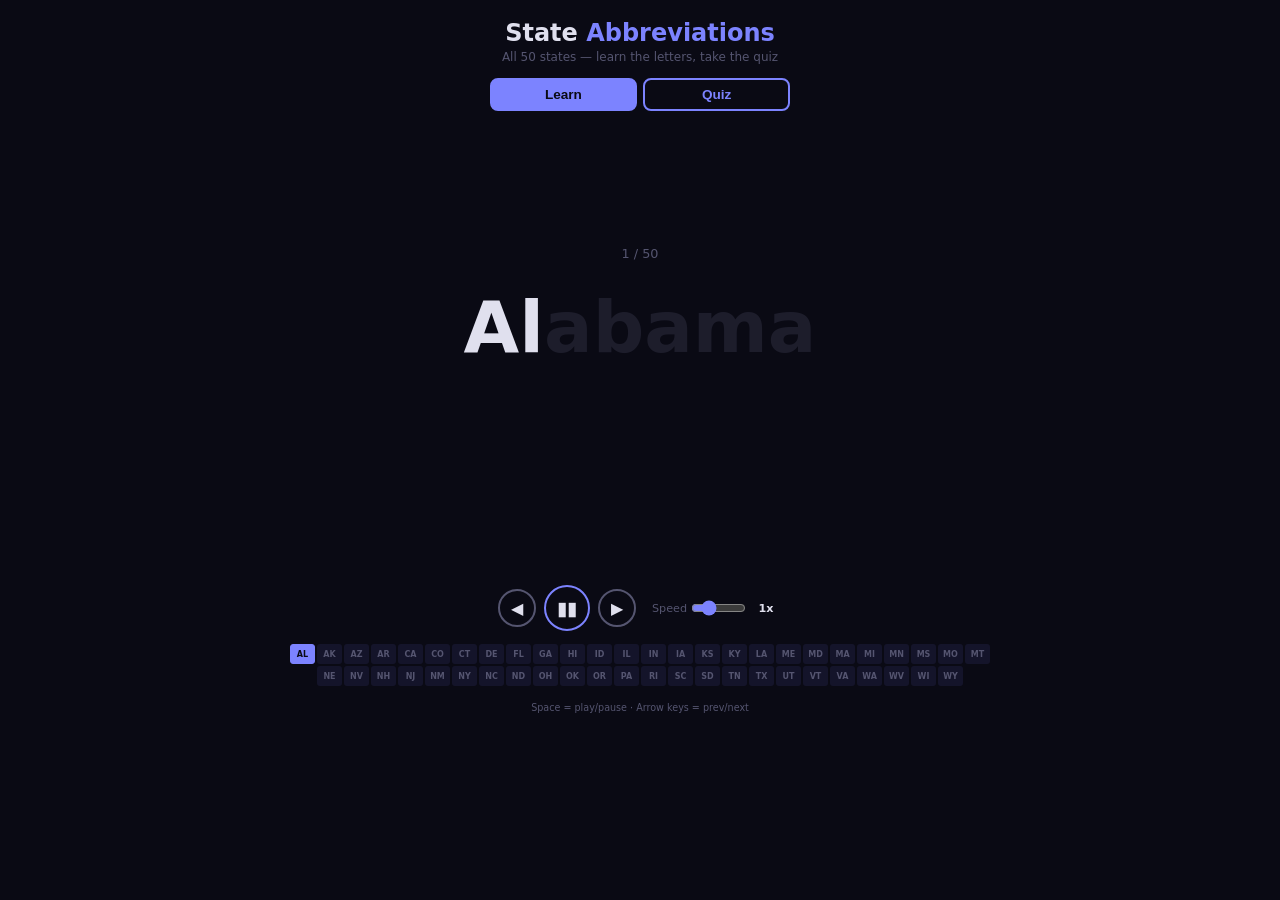
<file: states/index.html>
<!DOCTYPE html>
<html lang="en">
<head>
<meta charset="UTF-8">
<meta name="viewport" content="width=device-width, initial-scale=1.0">
<title>State Abbreviations</title>
<style>
*{margin:0;padding:0;box-sizing:border-box}
:root{
  --bg:#0a0a14;--surface:#14142a;--border:#1e1e3a;
  --accent:#fbbf24;--accent-glow:rgba(251,191,36,.45);
  --blue:#7c83ff;--text:#e0e0ee;--dim:#555570;
  --success:#4ade80;--fail:#f87171;
}
body{
  font-family:'Segoe UI',system-ui,-apple-system,sans-serif;
  background:var(--bg);color:var(--text);
  min-height:100vh;overflow-x:hidden;
}

/* ── Header ── */
header{text-align:center;padding:1.2rem 1rem .2rem}
header h1{font-size:1.5rem;font-weight:700}
header h1 span{color:var(--blue)}
.subtitle{color:var(--dim);font-size:.75rem;margin-top:.15rem}

/* ── Tabs ── */
.tabs{
  display:flex;justify-content:center;gap:.4rem;
  margin:.7rem auto;max-width:300px;
}
.tab{
  flex:1;padding:.45rem;border:2px solid var(--blue);
  background:transparent;color:var(--blue);border-radius:8px;
  font-size:.85rem;font-weight:600;cursor:pointer;transition:all .2s;
}
.tab:hover,.tab.active{background:var(--blue);color:var(--bg)}

/* ── Panels ── */
.panel{display:none}.panel.active{display:block}

/* ═══ LEARN MODE ═══ */
#stage{
  display:flex;flex-direction:column;
  align-items:center;justify-content:center;
  min-height:50vh;padding:1.5rem 1rem;
  position:relative;
}
#counter{
  font-size:.8rem;color:var(--dim);margin-bottom:1.5rem;
  font-variant-numeric:tabular-nums;
}
#display{
  display:flex;align-items:baseline;justify-content:center;
  font-size:clamp(2.5rem,7vw,4.5rem);
  font-weight:700;min-height:6rem;
  transition:transform .6s cubic-bezier(.34,1.56,.64,1),opacity .35s ease;
}
.letter{
  display:inline-block;
  opacity:0;transform:translateY(18px);
  white-space:pre;position:relative;
  transition:opacity .3s ease,transform .3s ease,
             color .35s ease,text-shadow .35s ease;
}
.letter.visible{opacity:1;transform:translateY(0)}
.letter.dim{opacity:.25;color:var(--dim)}
.letter.glow{
  color:var(--accent);
  text-shadow:0 0 20px var(--accent-glow),0 0 45px var(--accent-glow);
  text-transform:uppercase;
  animation:hlPop .4s ease;
}
@keyframes hlPop{
  0%{transform:translateY(0) scale(1)}
  40%{transform:translateY(-8px) scale(1.2)}
  100%{transform:translateY(-2px) scale(1.1)}
}
.letter.collapsing{
  opacity:0 !important;width:0 !important;overflow:hidden;
  transition:opacity .45s ease,width .55s cubic-bezier(.4,0,.2,1) !important;
}
#state-label{
  font-size:.95rem;color:var(--dim);margin-top:1.2rem;
  opacity:0;transition:opacity .4s ease;min-height:1.5rem;
}
#state-label.visible{opacity:1}
#mnemonic{
  font-size:.75rem;color:var(--accent);font-style:italic;
  margin-top:.3rem;opacity:0;transition:opacity .4s ease;min-height:1.2rem;
}
#mnemonic.visible{opacity:1}

/* Controls */
#learn-controls{
  display:flex;align-items:center;justify-content:center;
  gap:.5rem;margin:.8rem auto;
}
.ctrl-btn{
  width:38px;height:38px;border-radius:50%;
  border:2px solid var(--dim);background:transparent;
  color:var(--text);font-size:1rem;cursor:pointer;
  display:flex;align-items:center;justify-content:center;
  transition:all .2s;
}
.ctrl-btn:hover{border-color:var(--blue);color:var(--blue)}
.ctrl-btn.play{
  width:46px;height:46px;font-size:1.2rem;border-color:var(--blue);
}
.speed-ctrl{
  display:flex;align-items:center;gap:.25rem;
  margin-left:.5rem;color:var(--dim);font-size:.7rem;
}
.speed-ctrl input[type=range]{width:55px;accent-color:var(--blue)}
.speed-label{min-width:2rem;text-align:center;color:var(--text);font-weight:600}

/* State strip */
#state-strip{
  display:flex;gap:2px;justify-content:center;flex-wrap:wrap;
  max-width:720px;margin:.5rem auto 1rem;padding:0 .5rem;
}
.si{
  width:25px;height:20px;display:flex;align-items:center;justify-content:center;
  font-size:.5rem;font-weight:700;border-radius:3px;
  background:var(--surface);color:var(--dim);
  cursor:pointer;transition:all .2s;border:1px solid transparent;
}
.si:hover{border-color:var(--blue);color:var(--text)}
.si.current{background:var(--blue);color:var(--bg);border-color:var(--blue)}
.si.visited{color:var(--text);background:#1c1c38}

.keys-hint{
  text-align:center;font-size:.6rem;color:var(--dim);
  margin-top:.3rem;padding-bottom:.5rem;
}

/* ═══ QUIZ MODE ═══ */
.quiz-container{max-width:600px;margin:0 auto;text-align:center;padding:1rem}
.quiz-progress{
  width:100%;height:5px;background:var(--surface);
  border-radius:3px;overflow:hidden;margin-bottom:1rem;
}
.quiz-bar{height:100%;background:var(--blue);transition:width .3s;border-radius:3px}
.quiz-score{
  display:flex;justify-content:center;gap:2rem;margin-bottom:1rem;font-size:.85rem;
}
.quiz-score span{color:var(--dim)}
.quiz-score strong{color:var(--blue);font-size:1rem}
.quiz-timer{color:var(--dim);font-size:.75rem;margin-bottom:.8rem}
.quiz-timer.warn{color:var(--fail);font-weight:700;font-size:.85rem}
.quiz-prompt{font-size:1rem;color:var(--dim);margin-bottom:.4rem}
.quiz-state{font-size:2rem;font-weight:800;margin-bottom:1.2rem;min-height:2.8rem}
.quiz-state.reverse{color:var(--blue);letter-spacing:.1em}
.quiz-options{
  display:grid;grid-template-columns:1fr 1fr;gap:.5rem;
  max-width:380px;margin:0 auto 1.2rem;
}
.quiz-opt{
  padding:.7rem;border-radius:10px;border:2px solid var(--border);
  background:var(--surface);color:var(--text);font-size:.95rem;
  cursor:pointer;transition:all .2s;font-weight:600;
}
.quiz-opt:hover{border-color:var(--blue);transform:scale(1.03)}
.quiz-opt.correct{
  border-color:var(--success);background:#4ade8018;color:var(--success);
  animation:popOk .35s;
}
.quiz-opt.wrong{
  border-color:var(--fail);background:#f8717118;color:var(--fail);
  animation:shake .35s;
}
@keyframes popOk{0%{transform:scale(1)}50%{transform:scale(1.07)}100%{transform:scale(1)}}
@keyframes shake{0%,100%{transform:translateX(0)}25%{transform:translateX(-5px)}75%{transform:translateX(5px)}}
.quiz-complete{display:none;text-align:center}
.quiz-complete h2{font-size:1.8rem;margin-bottom:.4rem}
.quiz-complete .final-score{font-size:2.8rem;font-weight:800;color:var(--blue)}
.quiz-complete .final-label{color:var(--dim);margin-bottom:1rem}
.quiz-complete .grade{font-size:1.3rem;margin-bottom:.8rem}
.quiz-complete button{
  padding:.5rem 1.4rem;border-radius:8px;border:none;
  background:var(--blue);color:var(--bg);font-weight:700;
  font-size:.95rem;cursor:pointer;margin-top:.5rem;
}
.missed-list{max-width:380px;margin:.8rem auto;text-align:left}
.missed-list h3{color:var(--fail);margin-bottom:.4rem;font-size:.8rem}
.missed-item{
  display:flex;justify-content:space-between;
  padding:.25rem .4rem;border-bottom:1px solid var(--surface);font-size:.8rem;
}
.missed-item .ms{color:var(--dim)}.missed-item .ma{color:var(--blue);font-weight:700}

/* Streak */
#streak-flame{
  position:fixed;top:.8rem;right:.8rem;
  font-size:1.4rem;display:none;z-index:50;
  animation:flamePulse 1s infinite alternate;
}
#streak-flame.on{display:block}
.sn{font-weight:800;color:var(--accent);font-size:1.1rem;vertical-align:middle}
@keyframes flamePulse{from{transform:scale(1)}to{transform:scale(1.12)}}

/* ═══ DOTTIE ═══ */
#dottie{
  position:fixed;inset:0;z-index:9999;
  display:flex;align-items:center;justify-content:center;
  background:rgba(0,0,0,.93);pointer-events:none;
  opacity:0;transition:opacity .12s;
}
#dottie.show{opacity:1}
.dottie-text{
  font-size:clamp(2rem,9vw,5.5rem);font-weight:900;
  color:#fff;text-transform:uppercase;
  text-shadow:0 0 30px var(--fail),0 0 60px var(--fail),0 0 100px var(--fail);
  animation:dottieShake .07s infinite alternate;
  letter-spacing:.04em;
}
@keyframes dottieShake{
  from{transform:translate(-3px,1px) rotate(-1.5deg)}
  to{transform:translate(3px,-1px) rotate(1.5deg)}
}

@media(max-width:480px){
  #display{font-size:clamp(2rem,10vw,3.5rem)}
  .si{width:22px;height:18px;font-size:.45rem}
}
</style>
</head>
<body>

<header>
  <h1>State <span>Abbreviations</span></h1>
  <div class="subtitle">All 50 states &mdash; learn the letters, take the quiz</div>
</header>

<div class="tabs">
  <button class="tab active" data-mode="learn">Learn</button>
  <button class="tab" data-mode="quiz">Quiz</button>
</div>

<!-- ═══ LEARN PANEL ═══ -->
<div id="learn-panel" class="panel active">
  <div id="stage">
    <div id="counter">1 / 50</div>
    <div id="display"></div>
    <div id="state-label"></div>
    <div id="mnemonic"></div>
  </div>
  <div id="learn-controls">
    <button class="ctrl-btn" id="prev-btn" title="Previous (Left arrow)">&#9664;</button>
    <button class="ctrl-btn play" id="play-btn" title="Play/Pause (Space)">&#9646;&#9646;</button>
    <button class="ctrl-btn" id="next-btn" title="Next (Right arrow)">&#9654;</button>
    <div class="speed-ctrl">
      <span>Speed</span>
      <input type="range" id="speed-range" min="1" max="5" value="2">
      <span class="speed-label" id="speed-label">1x</span>
    </div>
  </div>
  <div id="state-strip"></div>
  <div class="keys-hint">Space = play/pause &middot; Arrow keys = prev/next</div>
</div>

<!-- ═══ QUIZ PANEL ═══ -->
<div id="quiz-panel" class="panel">
  <div class="quiz-container">
    <div class="quiz-progress"><div class="quiz-bar" id="q-bar"></div></div>
    <div class="quiz-score">
      <span>Score: <strong id="q-score">0</strong>/50</span>
      <span>Streak: <strong id="q-streak">0</strong></span>
    </div>
    <div class="quiz-timer" id="q-timer">0:00</div>
    <div class="quiz-prompt" id="q-prompt">What is the abbreviation for:</div>
    <div class="quiz-state" id="q-state"></div>
    <div class="quiz-options" id="q-opts"></div>
    <div class="quiz-complete" id="q-done">
      <h2>Quiz Complete!</h2>
      <div class="final-score" id="q-final"></div>
      <div class="final-label">out of 50</div>
      <div class="grade" id="q-grade"></div>
      <div class="missed-list" id="q-missed"></div>
      <button id="retry-btn">Try Again</button>
    </div>
  </div>
</div>

<div id="streak-flame">&#x1F525;<span class="sn" id="streak-num">0</span></div>
<div id="dottie"><div class="dottie-text">NOT NOW DOTTIE!</div></div>

<script>
/* ═══════════════════════════════════════════════
   STATE DATA — name, abbreviation, highlight indices,
   mnemonic hint
   h = [idx of 1st abbr letter, idx of 2nd abbr letter]
   ═══════════════════════════════════════════════ */
const S = [
  {n:"Alabama",       a:"AL",h:[0,1], m:"ALways first (alphabetically)"},
  {n:"Alaska",        a:"AK",h:[0,4], m:"AlasKa — A to K"},
  {n:"Arizona",       a:"AZ",h:[0,3], m:"AriZona — A to Z"},
  {n:"Arkansas",      a:"AR",h:[0,1], m:"ARkansas starts with AR"},
  {n:"California",    a:"CA",h:[0,1], m:"CAlifornia dreamin'"},
  {n:"Colorado",      a:"CO",h:[0,1], m:"COlorado, CO-oool"},
  {n:"Connecticut",   a:"CT",h:[0,6], m:"ConneCTicut — CT hides inside"},
  {n:"Delaware",      a:"DE",h:[0,1], m:"DElaware, first state"},
  {n:"Florida",       a:"FL",h:[0,1], m:"FLorida sunshine"},
  {n:"Georgia",       a:"GA",h:[0,6], m:"GeorgiA — G…A"},
  {n:"Hawaii",        a:"HI",h:[0,4], m:"HawaIi says HI"},
  {n:"Idaho",         a:"ID",h:[0,1], m:"IDaho potatoes"},
  {n:"Illinois",      a:"IL",h:[0,1], m:"ILlinois starts IL"},
  {n:"Indiana",       a:"IN",h:[0,1], m:"You're IN Indiana"},
  {n:"Iowa",          a:"IA",h:[0,3], m:"IowA — I…A"},
  {n:"Kansas",        a:"KS",h:[0,3], m:"KanSas — K…S"},
  {n:"Kentucky",      a:"KY",h:[0,7], m:"KentuckY — K…Y"},
  {n:"Louisiana",     a:"LA",h:[0,6], m:"LouisiAna — L…A"},
  {n:"Maine",         a:"ME",h:[0,4], m:"MainE is all about ME"},
  {n:"Maryland",      a:"MD",h:[0,7], m:"MarylanD — M…D"},
  {n:"Massachusetts", a:"MA",h:[0,1], m:"MAssachusetts starts MA"},
  {n:"Michigan",      a:"MI",h:[0,1], m:"MIchigan mitten"},
  {n:"Minnesota",     a:"MN",h:[0,2], m:"MiNnesota — M…N"},
  {n:"Mississippi",   a:"MS",h:[0,2], m:"MiSsissippi — M…S"},
  {n:"Missouri",      a:"MO",h:[0,4], m:"MissOuri — M…O"},
  {n:"Montana",       a:"MT",h:[0,3], m:"MonTana — M…T"},
  {n:"Nebraska",      a:"NE",h:[0,1], m:"NEbraska starts NE"},
  {n:"Nevada",        a:"NV",h:[0,2], m:"NeVada — N…V"},
  {n:"New Hampshire", a:"NH",h:[0,4], m:"New Hampshire — N…H"},
  {n:"New Jersey",    a:"NJ",h:[0,4], m:"New Jersey — N…J"},
  {n:"New Mexico",    a:"NM",h:[0,4], m:"New Mexico — N…M"},
  {n:"New York",      a:"NY",h:[0,4], m:"New York — N…Y"},
  {n:"North Carolina",a:"NC",h:[0,6], m:"North Carolina — N…C"},
  {n:"North Dakota",  a:"ND",h:[0,6], m:"North Dakota — N…D"},
  {n:"Ohio",          a:"OH",h:[0,1], m:"OHio — OH!"},
  {n:"Oklahoma",      a:"OK",h:[0,1], m:"OKlahoma is OK"},
  {n:"Oregon",        a:"OR",h:[0,1], m:"ORegon trail"},
  {n:"Pennsylvania",  a:"PA",h:[0,8], m:"PennsylvAnia — P…A"},
  {n:"Rhode Island",  a:"RI",h:[0,6], m:"Rhode Island — R…I"},
  {n:"South Carolina",a:"SC",h:[0,6], m:"South Carolina — S…C"},
  {n:"South Dakota",  a:"SD",h:[0,6], m:"South Dakota — S…D"},
  {n:"Tennessee",     a:"TN",h:[0,2], m:"TeNnessee — T…N"},
  {n:"Texas",         a:"TX",h:[0,2], m:"TeXas — T…X"},
  {n:"Utah",          a:"UT",h:[0,1], m:"UTah starts UT"},
  {n:"Vermont",       a:"VT",h:[0,6], m:"VermonT — V…T"},
  {n:"Virginia",      a:"VA",h:[0,7], m:"VirginIA — V…A"},
  {n:"Washington",    a:"WA",h:[0,1], m:"WAshington state"},
  {n:"West Virginia", a:"WV",h:[0,5], m:"West Virginia — W…V"},
  {n:"Wisconsin",     a:"WI",h:[0,1], m:"WIsconsin cheese"},
  {n:"Wyoming",       a:"WY",h:[0,1], m:"WYoming cowboys"},
];

/* ═══ UTILITIES ═══ */
const sleep = ms => new Promise(r => setTimeout(r, ms));
function shuffle(a){for(let i=a.length-1;i>0;i--){const j=Math.random()*(i+1)|0;[a[i],a[j]]=[a[j],a[i]]}return a}

/* ═══ LEARN MODE ═══ */
const display    = document.getElementById('display');
const counter    = document.getElementById('counter');
const stateLabel = document.getElementById('state-label');
const mnemonicEl = document.getElementById('mnemonic');
const strip      = document.getElementById('state-strip');
const playBtn    = document.getElementById('play-btn');
const speedRange = document.getElementById('speed-range');
const speedLabel = document.getElementById('speed-label');

let animToken  = 0;
let currentIdx = 0;
let playing    = true;
let visited    = new Set();
const speeds   = [.5, 1, 1.5, 2, 3];
let speed      = 1;

// Build strip
const stripEls = [];
S.forEach((st, i) => {
  const el = document.createElement('div');
  el.className = 'si';
  el.textContent = st.a;
  el.title = st.n;
  el.addEventListener('click', () => startFrom(i));
  strip.appendChild(el);
  stripEls.push(el);
});

function updateStrip() {
  stripEls.forEach((el, i) => {
    el.classList.toggle('current', i === currentIdx);
    el.classList.toggle('visited', visited.has(i) && i !== currentIdx);
  });
  counter.textContent = `${currentIdx + 1} / ${S.length}`;
}

speedRange.addEventListener('input', () => {
  speed = speeds[speedRange.value - 1];
  speedLabel.textContent = speed + 'x';
});
speedLabel.textContent = speed + 'x';

/* ── Animation engine ── */
async function animateState(idx, token) {
  const alive = () => animToken === token;
  const st = S[idx];
  currentIdx = idx;
  visited.add(idx);
  updateStrip();

  // Reset stage
  display.innerHTML = '';
  display.style.transform = '';
  display.style.opacity = '1';
  stateLabel.classList.remove('visible');
  stateLabel.textContent = '';
  mnemonicEl.classList.remove('visible');
  mnemonicEl.textContent = '';

  // Create letter spans
  const spans = [];
  for (let i = 0; i < st.n.length; i++) {
    const span = document.createElement('span');
    span.className = 'letter';
    if (st.h.includes(i)) span.dataset.hl = '1';
    span.textContent = st.n[i];
    display.appendChild(span);
    spans.push(span);
  }

  // Phase 1 — Type in, letter by letter
  for (const span of spans) {
    if (!alive()) return;
    span.classList.add('visible');
    await sleep(55 / speed);
  }

  await sleep(500 / speed);
  if (!alive()) return;

  // Phase 2 — Dim non-abbreviation letters, then highlight abbreviation letters
  spans.forEach(s => {
    if (!s.dataset.hl) s.classList.add('dim');
  });

  await sleep(250 / speed);
  if (!alive()) return;

  spans.forEach(s => {
    if (s.dataset.hl) s.classList.add('glow');
  });

  await sleep(750 / speed);
  if (!alive()) return;

  // Phase 3 — Collapse non-hl letters
  spans.forEach(s => {
    if (!s.dataset.hl) {
      s.style.width = s.offsetWidth + 'px';
      void s.offsetHeight;
    }
  });
  requestAnimationFrame(() => {
    spans.forEach(s => {
      if (!s.dataset.hl) s.classList.add('collapsing');
    });
  });

  await sleep(300 / speed);
  if (!alive()) return;

  // Phase 4 — Zoom display (only 2 visible letters remain)
  display.style.transform = 'scale(1.6)';

  await sleep(350 / speed);
  if (!alive()) return;

  // Show label + mnemonic
  stateLabel.textContent = st.n;
  stateLabel.classList.add('visible');
  mnemonicEl.textContent = st.m;
  mnemonicEl.classList.add('visible');

  await sleep(1300 / speed);
  if (!alive()) return;

  // Phase 5 — Fade out
  display.style.opacity = '0';
  stateLabel.classList.remove('visible');
  mnemonicEl.classList.remove('visible');

  await sleep(350 / speed);
  if (!alive()) return;

  // Reset for next
  display.style.opacity = '1';
  display.style.transform = '';
}

async function playFrom(idx) {
  const token = ++animToken;
  for (let i = idx; i < S.length; i++) {
    if (animToken !== token || !playing) return;
    await animateState(i, token);
    if (animToken !== token || !playing) return;
    await sleep(200 / speed);
  }
}

function startFrom(idx) {
  ++animToken;
  currentIdx = idx;
  if (playing) {
    playFrom(idx);
  } else {
    const token = ++animToken;
    animateState(idx, token);
  }
}

// Controls
playBtn.addEventListener('click', () => {
  playing = !playing;
  playBtn.innerHTML = playing ? '&#9646;&#9646;' : '&#9654;';
  if (playing) playFrom(currentIdx);
  else ++animToken;
});

document.getElementById('prev-btn').addEventListener('click', () => {
  if (currentIdx > 0) startFrom(currentIdx - 1);
});

document.getElementById('next-btn').addEventListener('click', () => {
  if (currentIdx < S.length - 1) startFrom(currentIdx + 1);
});

// Keyboard
document.addEventListener('keydown', e => {
  if (document.getElementById('quiz-panel').classList.contains('active')) return;
  if (e.code === 'Space') { e.preventDefault(); playBtn.click(); }
  if (e.code === 'ArrowLeft') { e.preventDefault(); document.getElementById('prev-btn').click(); }
  if (e.code === 'ArrowRight') { e.preventDefault(); document.getElementById('next-btn').click(); }
});

/* ═══ QUIZ MODE ═══ */
let quizQ=[], quizIdx=0, qScore=0, streak=0, bestStreak=0, missed=[];
let questionStart=0, timerInterval=null;

const qBarEl   = document.getElementById('q-bar');
const qScoreEl = document.getElementById('q-score');
const qStreakEl = document.getElementById('q-streak');
const qTimerEl = document.getElementById('q-timer');
const qPromptEl= document.getElementById('q-prompt');
const qStateEl = document.getElementById('q-state');
const qOptsEl  = document.getElementById('q-opts');
const qDoneEl  = document.getElementById('q-done');
const qFinalEl = document.getElementById('q-final');
const qGradeEl = document.getElementById('q-grade');
const qMissedEl= document.getElementById('q-missed');
const streakFlame = document.getElementById('streak-flame');
const streakNumEl = document.getElementById('streak-num');
const dottieEl = document.getElementById('dottie');

function startQuiz() {
  quizQ = shuffle([...S]).map((st, i) => ({...st, reverse: i % 3 === 0}));
  quizIdx = 0; qScore = 0; streak = 0; bestStreak = 0; missed = [];
  qDoneEl.style.display = 'none';
  qOptsEl.style.display = 'grid';
  qPromptEl.style.display = 'block';
  qStateEl.style.display = 'block';
  updateQuizStreak();
  showQuestion();
  clearInterval(timerInterval);
  timerInterval = setInterval(tickTimer, 250);
}

function tickTimer() {
  const elapsed = Math.floor((Date.now() - questionStart) / 1000);
  const m = Math.floor(elapsed / 60);
  const s = String(elapsed % 60).padStart(2, '0');
  qTimerEl.textContent = `${m}:${s}`;
  qTimerEl.classList.toggle('warn', elapsed >= 50);

  if (elapsed >= 60 && !dottieEl.dataset.shown) {
    dottieEl.dataset.shown = '1';
    dottieEl.classList.add('show');
    setTimeout(() => dottieEl.classList.remove('show'), 2000);
  }
}

function showQuestion() {
  if (quizIdx >= quizQ.length) return endQuiz();
  const q = quizQ[quizIdx];
  questionStart = Date.now();
  delete dottieEl.dataset.shown;

  qBarEl.style.width = ((quizIdx / quizQ.length) * 100) + '%';
  qScoreEl.textContent = qScore;

  if (q.reverse) {
    qPromptEl.textContent = 'Which state has the abbreviation:';
    qStateEl.textContent = q.a;
    qStateEl.classList.add('reverse');
  } else {
    qPromptEl.textContent = 'What is the abbreviation for:';
    qStateEl.textContent = q.n;
    qStateEl.classList.remove('reverse');
  }

  const correct = q.reverse ? q.n : q.a;
  const pool = S.filter(x => x.a !== q.a);
  shuffle(pool);
  const opts = shuffle([correct, ...pool.slice(0,3).map(x => q.reverse ? x.n : x.a)]);

  qOptsEl.innerHTML = '';
  opts.forEach(opt => {
    const btn = document.createElement('button');
    btn.className = 'quiz-opt';
    btn.textContent = opt;
    btn.addEventListener('click', () => answer(btn, opt, correct, q));
    qOptsEl.appendChild(btn);
  });
}

function answer(btn, chosen, correct, q) {
  qOptsEl.querySelectorAll('.quiz-opt').forEach(b => b.style.pointerEvents = 'none');
  if (chosen === correct) {
    btn.classList.add('correct');
    qScore++;
    streak++;
    if (streak > bestStreak) bestStreak = streak;
  } else {
    btn.classList.add('wrong');
    streak = 0;
    missed.push(q);
    qOptsEl.querySelectorAll('.quiz-opt').forEach(b => {
      if (b.textContent === correct) b.classList.add('correct');
    });
  }
  updateQuizStreak();
  setTimeout(() => { quizIdx++; showQuestion(); }, 850);
}

function updateQuizStreak() {
  qStreakEl.textContent = streak;
  streakNumEl.textContent = streak;
  streakFlame.classList.toggle('on', streak >= 3);
}

function endQuiz() {
  clearInterval(timerInterval);
  qBarEl.style.width = '100%';
  qOptsEl.style.display = 'none';
  qPromptEl.style.display = 'none';
  qStateEl.style.display = 'none';
  qTimerEl.textContent = '';
  streakFlame.classList.remove('on');

  qFinalEl.textContent = qScore;
  let g = '';
  if (qScore === 50)     g = 'PERFECT! You are a geography genius!';
  else if (qScore >= 45) g = 'Excellent! Almost perfect!';
  else if (qScore >= 40) g = 'Great job!';
  else if (qScore >= 30) g = 'Good effort — keep studying!';
  else if (qScore >= 20) g = 'Getting there...';
  else                   g = 'Time to review the Learn tab!';
  if (bestStreak >= 10) g += ` Best streak: ${bestStreak}`;
  qGradeEl.textContent = g;

  if (missed.length) {
    qMissedEl.innerHTML = `<h3>Review these ${missed.length} states:</h3>` +
      missed.map(q => `<div class="missed-item"><span class="ms">${q.n}</span><span class="ma">${q.a}</span></div>`).join('');
  } else {
    qMissedEl.innerHTML = '';
  }
  qDoneEl.style.display = 'block';
}

document.getElementById('retry-btn').addEventListener('click', startQuiz);

/* ═══ TAB SWITCHING ═══ */
document.querySelectorAll('.tab').forEach(tab => {
  tab.addEventListener('click', () => {
    document.querySelectorAll('.tab').forEach(t => t.classList.remove('active'));
    tab.classList.add('active');
    const mode = tab.dataset.mode;
    document.getElementById('learn-panel').classList.toggle('active', mode === 'learn');
    document.getElementById('quiz-panel').classList.toggle('active', mode === 'quiz');
    if (mode === 'quiz') {
      ++animToken; playing = false;
      playBtn.innerHTML = '&#9654;';
      startQuiz();
    }
    if (mode === 'learn') {
      clearInterval(timerInterval);
      streakFlame.classList.remove('on');
    }
  });
});

/* ═══ INIT ═══ */
updateStrip();
playFrom(0);
</script>
</body>
</html>
</file>
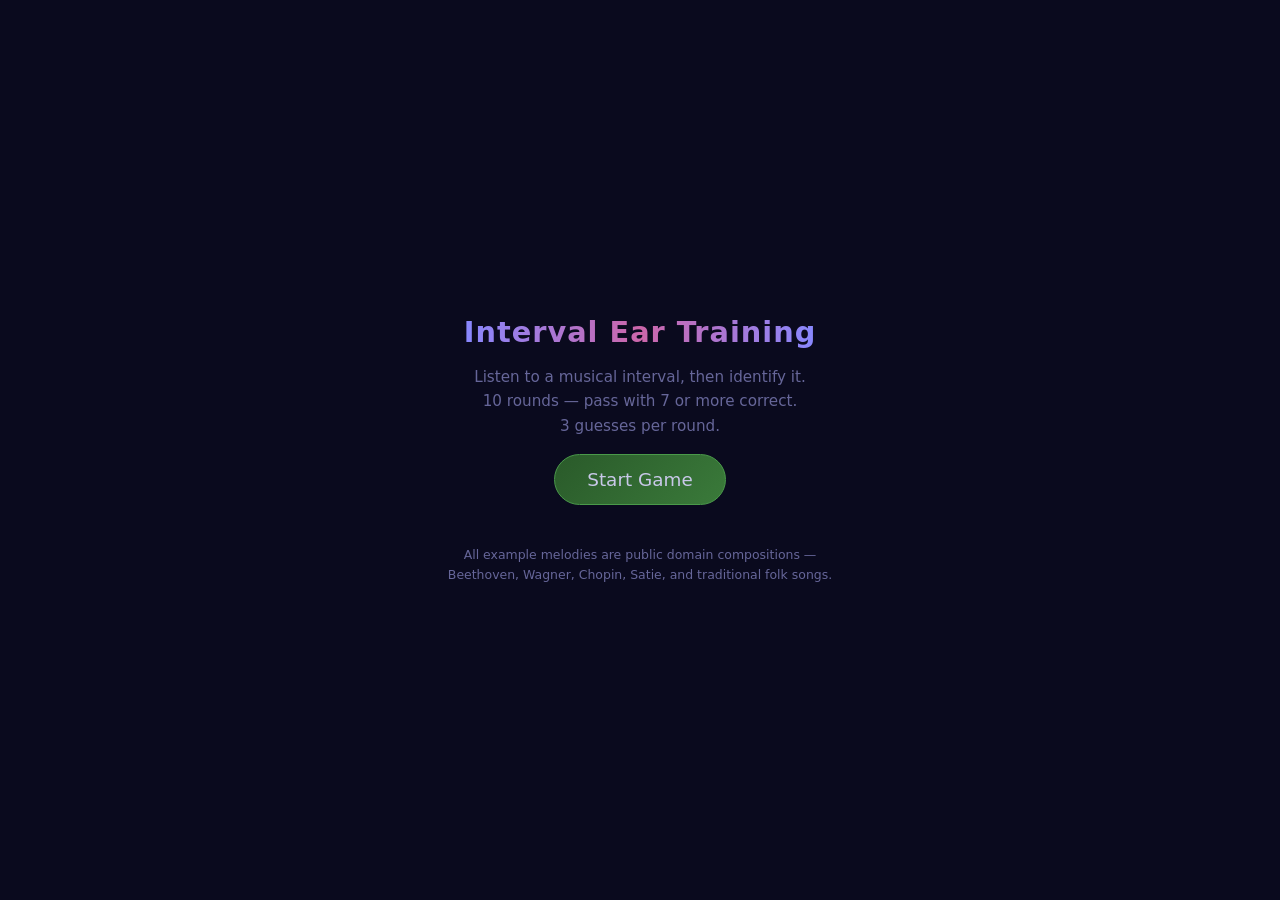
<file: tone/index.html>
<!DOCTYPE html>
<html lang="en">
<head>
<meta charset="UTF-8">
<meta name="viewport" content="width=device-width, initial-scale=1.0, user-scalable=no">
<title>Interval Ear Training</title>
<style>
*, *::before, *::after { margin: 0; padding: 0; box-sizing: border-box; }

body {
    font-family: 'Segoe UI', system-ui, -apple-system, sans-serif;
    background: #0a0a1e;
    color: #c8c8e8;
    min-height: 100vh;
    overflow-x: hidden;
    -webkit-tap-highlight-color: transparent;
}

#app { width: 100%; min-height: 100vh; }

.screen {
    display: none; flex-direction: column; align-items: center;
    max-width: 640px; margin: 0 auto; padding: 20px;
    min-height: 100vh; justify-content: center; gap: 16px;
    animation: fadeIn 0.35s ease;
}
.screen.active { display: flex; }
#screen-game.active { justify-content: flex-start; padding-top: 14px; }

@keyframes fadeIn { from { opacity: 0; } to { opacity: 1; } }

h1 {
    font-size: 1.8em; text-align: center; letter-spacing: 1px;
    background: linear-gradient(90deg, #8888ff, #cc66aa, #8888ff);
    -webkit-background-clip: text; -webkit-text-fill-color: transparent; background-clip: text;
}
h2 { font-size: 1.4em; color: #aaaadd; text-align: center; }
.subtitle { color: #666699; font-size: 0.95em; text-align: center; line-height: 1.6; }

button {
    background: #2a2a60; color: #c8c8e8; border: 1px solid #3a3a80;
    padding: 12px 24px; border-radius: 8px; font-size: 1em;
    cursor: pointer; transition: all 0.15s; font-family: inherit;
    touch-action: manipulation; position: relative;
}
button:hover:not(:disabled) { background: #3a3a70; border-color: #5050a0; }
button:active:not(:disabled) { transform: scale(0.97); }
button:disabled { opacity: 0.35; cursor: default; }

.btn-primary {
    background: linear-gradient(135deg, #2a5a2a, #3a7a3a);
    border-color: #4a9a4a; font-size: 1.15em; padding: 14px 32px; border-radius: 30px;
}
.btn-primary:hover:not(:disabled) {
    background: linear-gradient(135deg, #3a6a3a, #4a8a4a);
    box-shadow: 0 2px 12px rgba(60, 150, 60, 0.3);
}

/* Options bar */
.options-bar {
    display: flex; flex-wrap: wrap; gap: 6px 14px; width: 100%;
    padding: 8px 0; align-items: center; font-size: 0.8em; color: #8888aa;
    border-bottom: 1px solid #1a1a3a;
}
.opt-label { display: flex; align-items: center; gap: 4px; cursor: pointer; user-select: none; }
.opt-label input[type="checkbox"] { accent-color: #5050a0; width: 14px; height: 14px; }
.tone-row { display: flex; gap: 2px; margin-left: auto; }
.tone-btn {
    padding: 3px 7px; font-size: 0.92em; border-radius: 10px;
    background: #1a1a3a; border: 1px solid #2a2a5a; color: #6666aa; cursor: pointer;
    font-family: inherit; transition: all 0.15s;
}
.tone-btn:hover { border-color: #4040a0; color: #9999cc; }
.tone-btn.sel { background: #2a2a60; border-color: #4040a0; color: #aaaadd; }

.game-header {
    display: flex; justify-content: space-between; width: 100%;
    padding: 8px 0 8px; font-size: 0.9em; color: #8888aa;
}
.game-header b { color: #aaaadd; }

.progress-bar { width: 100%; height: 4px; background: #1a1a3a; border-radius: 2px; overflow: hidden; }
.progress-fill { height: 100%; background: linear-gradient(90deg, #4040a0, #6060dd); transition: width 0.3s; }

/* Game body: main + interval column */
.game-body { display: flex; gap: 12px; width: 100%; flex: 1; min-height: 0; }
.game-main { flex: 1; display: flex; flex-direction: column; align-items: center; gap: 10px; min-width: 0; }

.play-section { padding: 16px 0; text-align: center; }
#playing-indicator {
    color: #66cc66; font-size: 0.9em; margin-top: 10px;
    animation: pulse 0.8s ease infinite;
}
@keyframes pulse { 0%, 100% { opacity: 1; } 50% { opacity: 0.3; } }

/* Interval column — simple stack, high to low */
.interval-col {
    display: flex; flex-direction: column;
    gap: 2px; width: 88px; flex-shrink: 0;
}
.interval-btn {
    flex: 1; display: flex; align-items: center; justify-content: center;
    flex-direction: column; padding: 2px 4px; font-size: 0.78em;
    border-radius: 5px; line-height: 1.2; min-height: 28px;
    transition: all 0.15s;
}
.interval-btn .abbr { font-weight: bold; font-size: 1.1em; }
.interval-btn .name { font-size: 0.68em; opacity: 0.55; }

.interval-btn.correct { background: #1a5a1a !important; border-color: #40a040 !important; color: #80ff80 !important; }
.interval-btn.wrong { background: #5a1a1a !important; border-color: #a04040 !important; color: #ff8080 !important; }
.interval-btn.reveal { background: #5a4a1a !important; border-color: #a09040 !important; color: #ffdd80 !important; }
.interval-btn.lit {
    background: rgba(70,110,220,0.35) !important; border-color: #5070c0 !important;
    box-shadow: 0 0 10px rgba(80,120,255,0.45); color: #bbccff !important;
}
.do-ind {
    display: flex; align-items: center; justify-content: center; flex-direction: column;
    padding: 2px 4px; border-radius: 5px; font-size: 0.78em; line-height: 1.2;
    min-height: 28px; border: 1px dashed #3a3a70; background: #1a1a40;
    color: #8888bb; cursor: default; transition: all 0.15s; flex-shrink: 0;
}
.do-ind .abbr { font-weight: bold; font-size: 1.1em; }
.do-ind .name { font-size: 0.68em; opacity: 0.55; }
.do-ind.lit {
    background: rgba(70,110,220,0.35) !important; border-color: #5070c0 !important;
    box-shadow: 0 0 10px rgba(80,120,255,0.45); color: #bbccff !important;
    border-style: solid;
}

#feedback { width: 100%; text-align: center; padding: 10px 0; }
#feedback-text { font-size: 1em; margin-bottom: 6px; }
.fc { color: #66dd66; } .fw { color: #dd6666; }
#example-info { color: #8888aa; font-size: 0.82em; font-style: italic; margin: 4px 0 8px; }
#feedback-buttons { display: flex; gap: 10px; justify-content: center; flex-wrap: wrap; margin-top: 8px; }

.score-big { font-size: 3.5em; font-weight: bold; margin: 10px 0; }
.score-pass { color: #66dd66; }
.score-fail { color: #dd6666; }
.score-perfect { color: #ffd700; text-shadow: 0 0 20px rgba(255, 215, 0, 0.4); }
.result-msg { font-size: 1.1em; text-align: center; line-height: 1.6; }

.btn-easter {
    background: linear-gradient(135deg, #6a3a10, #aa6020);
    border-color: #cc8030; font-size: 1.1em; padding: 14px 28px;
    animation: eGlow 2s ease infinite;
}
@keyframes eGlow { 0%, 100% { box-shadow: 0 0 5px rgba(255,160,0,0.2); } 50% { box-shadow: 0 0 20px rgba(255,160,0,0.5); } }
.btn-easter:hover { background: linear-gradient(135deg, #8a4a20, #cc7030); }

#screen-easter { max-width: none; padding: 0; gap: 0; }

#easter-hud {
    position: fixed; top: 0; left: 0; right: 0;
    padding: 8px 16px; background: rgba(10,10,30,0.88);
    backdrop-filter: blur(8px); z-index: 10;
    display: flex; flex-wrap: wrap; gap: 6px;
    align-items: center; justify-content: center;
    border-bottom: 1px solid #22224a; font-size: 0.85em;
}
.note-badge {
    display: inline-block; padding: 3px 10px; border-radius: 4px;
    font-weight: bold; font-size: 0.95em; transition: all 0.3s;
}
.note-badge.captured { border: 1px solid #40a040; background: rgba(40,120,40,0.3); color: #80ff80; }
.note-badge.uncaptured { border: 1px solid #333; background: rgba(40,40,60,0.3); color: #555; }
#melody-label { margin-left: auto; color: #8888aa; }
#game-canvas { display: block; width: 100vw; height: 100vh; cursor: none; touch-action: none; }
#easter-instructions {
    position: fixed; bottom: 130px; left: 50%; transform: translateX(-50%);
    padding: 12px 24px; background: rgba(10,10,30,0.92); border-radius: 12px;
    border: 1px solid #2a2a5a; font-size: 0.9em; color: #8888bb;
    z-index: 10; text-align: center; max-width: 90vw;
    transition: opacity 1s; line-height: 1.6;
}
#melody-timeline {
    position: fixed; bottom: 20px; left: 20px; right: 20px; height: 100px;
    background: rgba(10,10,30,0.85); border-radius: 4px;
    border: 1px solid #22224a; z-index: 10;
    display: flex; align-items: flex-end; gap: 1px; padding: 4px;
}
.tl-seg { height: 7px; border-radius: 2px; transition: opacity 0.3s; min-width: 2px; }
.tl-seg.now { box-shadow: 0 0 6px currentColor, inset 0 0 4px rgba(255,255,255,0.4); }
#notation-canvas {
    position: fixed; bottom: 20px; left: 20px;
    border-radius: 4px; border: 1px solid #22224a; z-index: 10;
    display: none;
}
.btn-back {
    position: fixed; top: 8px; right: 12px; z-index: 20;
    padding: 4px 12px; font-size: 0.8em;
    background: rgba(40,40,80,0.7); border: 1px solid #3a3a6a;
}
#victory-overlay {
    position: fixed; bottom: 140px; left: 50%; transform: translateX(-50%);
    background: rgba(12,12,35,0.95); border: 1px solid #3a3a7a;
    border-radius: 16px; padding: 24px 36px;
    z-index: 30; display: none; flex-direction: column;
    align-items: center; gap: 12px; animation: fadeIn 1s;
    backdrop-filter: blur(12px); max-width: 400px;
}
#victory-overlay.active { display: flex; }
#victory-overlay h2 { color: #ffd700; font-size: 1.4em; }
#victory-overlay p { color: #aaaacc; font-size: 1em; text-align: center; line-height: 1.5; white-space: pre-line; }

@media (max-width: 500px) {
    .screen { padding: 14px; }
    h1 { font-size: 1.4em; }
    .interval-col { width: 68px; }
    .interval-btn { font-size: 0.72em; min-height: 24px; }
    .interval-btn .name { font-size: 0.6em; }
    .game-header { font-size: 0.82em; }
    .tone-row { margin-left: 0; }
    .options-bar { font-size: 0.75em; }
    .tone-btn { padding: 2px 5px; font-size: 0.85em; }
}
</style>
</head>
<body>
<div id="app">

    <!-- TITLE -->
    <div id="screen-title" class="screen active">
        <h1>Interval Ear Training</h1>
        <p class="subtitle">
            Listen to a musical interval, then identify it.<br>
            10 rounds &mdash; pass with 7 or more correct.<br>
            3 guesses per round.
        </p>
        <button class="btn-primary" id="btn-start">Start Game</button>
        <p class="subtitle" style="margin-top:24px;font-size:0.78em;max-width:400px">
            All example melodies are public domain compositions &mdash;
            Beethoven, Wagner, Chopin, Satie, and traditional folk songs.
        </p>
    </div>

    <!-- GAME -->
    <div id="screen-game" class="screen">
        <div class="game-header">
            <span>Round <b id="el-round">1</b> / 10</span>
            <span>Score: <b id="el-score">0</b></span>
            <span>Guesses: <b id="el-guesses">3</b></span>
        </div>
        <div class="options-bar">
            <label class="opt-label"><input type="checkbox" id="chk-middlec" checked> Root: C4</label>
            <label class="opt-label"><input type="checkbox" id="chk-allhalf"> All half steps</label>
            <div class="tone-row">
                <button class="tone-btn sel" data-t="piano">Piano</button>
                <button class="tone-btn" data-t="organ">Organ</button>
                <button class="tone-btn" data-t="flute">Flute</button>
                <button class="tone-btn" data-t="strings">Strings</button>
                <button class="tone-btn" data-t="bell">Bell</button>
            </div>
        </div>
        <div class="progress-bar"><div class="progress-fill" id="el-progress"></div></div>
        <div class="game-body">
            <div class="game-main">
                <div class="play-section">
                    <button class="btn-primary" id="btn-play">Play Interval</button>
                    <div id="playing-indicator" style="display:none">Playing...</div>
                </div>
                <div id="feedback" style="display:none">
                    <div id="feedback-text"></div>
                    <div id="example-info"></div>
                    <div id="feedback-buttons">
                        <button id="btn-example" style="display:none">Play Example</button>
                        <button id="btn-next">Next</button>
                    </div>
                </div>
            </div>
            <div class="interval-col" id="el-grid">
                <!-- Built by JS: P8 at top, m2 at bottom -->
            </div>
        </div>
    </div>

    <!-- RESULTS -->
    <div id="screen-results" class="screen">
        <h2>Game Over</h2>
        <div class="score-big" id="el-final-score"></div>
        <div class="result-msg" id="el-result-msg"></div>
        <button id="btn-again">Play Again</button>
        <button id="btn-easter" class="btn-easter" style="display:none">Secret Game Unlocked</button>
    </div>

    <!-- EASTER EGG -->
    <div id="screen-easter" class="screen">
        <div id="easter-hud">
            <span style="color:#8888aa;margin-right:4px">Notes:</span>
            <span id="el-badges"></span>
            <span id="melody-label">Melody: ???</span>
        </div>
        <canvas id="game-canvas"></canvas>
        <div id="melody-timeline"></div>
        <canvas id="notation-canvas"></canvas>
        <div id="easter-instructions">
            A secret melody is playing &mdash; but every note is muted.<br>
            Chase the floating notes to reveal the melody!<br>
            <small>Mouse / Touch / Arrow Keys to move<br>
            Tip: Press S anytime to jump back here</small>
        </div>
        <button class="btn-back" id="btn-notation" style="right:70px">Staff</button>
        <button class="btn-back" id="btn-back">Back</button>
    </div>

    <!-- VICTORY -->
    <div id="victory-overlay">
        <h2 id="victory-title"></h2>
        <p id="victory-sub"></p>
        <div style="display:flex;gap:10px;flex-wrap:wrap;justify-content:center">
            <button id="btn-victory-next">Discover Another</button>
            <button id="btn-victory-back">Return to Menu</button>
        </div>
    </div>
</div>

<script>
(function() {
'use strict';

/* ============================
   AUDIO ENGINE (5 tones)
   ============================ */

var ac = null;
var curTone = 'piano';

function initAudio() {
    if (!ac) ac = new (window.AudioContext || window.webkitAudioContext)();
    if (ac.state === 'suspended') ac.resume();
}

function noteFreq(name) {
    var m = name.match(/^([A-G])(#|b)?(\d)$/);
    if (!m) return 440;
    var base = {C:0,D:2,E:4,F:5,G:7,A:9,B:11}[m[1]];
    var idx = base + (m[2]==='#'?1 : m[2]==='b'?-1 : 0);
    var midi = (parseInt(m[3])+1)*12 + idx;
    return 440 * Math.pow(2, (midi-69)/12);
}

function n2m(name) {
    var m = name.match(/^([A-G])(#|b)?(\d)$/);
    if (!m) return 60;
    var base = {C:0,D:2,E:4,F:5,G:7,A:9,B:11}[m[1]];
    return (parseInt(m[3])+1)*12 + base + (m[2]==='#'?1:m[2]==='b'?-1:0);
}

function midiFreq(n) { return 440 * Math.pow(2, (n-69)/12); }

function midiName(n) {
    var names = ['C','C\u266F','D','D\u266F','E','F','F\u266F','G','G\u266F','A','A\u266F','B'];
    return names[((n%12)+12)%12] + (Math.floor(n/12)-1);
}

// Envelope helper
function env(g, start, dur, vol, atkTime) {
    g.gain.setValueAtTime(0, start);
    g.gain.linearRampToValueAtTime(vol, start+atkTime);
    g.gain.setValueAtTime(vol*0.75, start+atkTime+0.005);
    if (dur > 0.06) g.gain.exponentialRampToValueAtTime(0.001, start+dur);
    else g.gain.linearRampToValueAtTime(0, start+dur);
}

function tonePiano(freq, start, dur, vol, dest) {
    var o1=ac.createOscillator(),o2=ac.createOscillator(),g=ac.createGain();
    o1.type='triangle'; o1.frequency.value=freq;
    o2.type='sine'; o2.frequency.value=freq*1.003;
    var m1=ac.createGain(),m2=ac.createGain();
    m1.gain.value=0.65; m2.gain.value=0.35;
    o1.connect(m1);o2.connect(m2);m1.connect(g);m2.connect(g);g.connect(dest);
    env(g,start,dur,vol,Math.min(0.04,dur*0.1));
    o1.start(start);o2.start(start);o1.stop(start+dur+0.02);o2.stop(start+dur+0.02);
}

function toneOrgan(freq, start, dur, vol, dest) {
    var g=ac.createGain(); g.connect(dest);
    [1,2,3].forEach(function(h,i){
        var o=ac.createOscillator(); o.type='sine'; o.frequency.value=freq*h;
        var mg=ac.createGain(); mg.gain.value=[0.5,0.3,0.15][i];
        o.connect(mg);mg.connect(g); o.start(start);o.stop(start+dur+0.02);
    });
    g.gain.setValueAtTime(0,start);
    g.gain.linearRampToValueAtTime(vol*0.55,start+0.02);
    g.gain.setValueAtTime(vol*0.5,start+0.025);
    g.gain.linearRampToValueAtTime(0,start+dur);
}

function toneFlute(freq, start, dur, vol, dest) {
    var o=ac.createOscillator(),g=ac.createGain();
    o.type='sine';o.frequency.value=freq;
    o.connect(g);g.connect(dest);
    env(g,start,dur,vol*0.7,Math.min(0.12,dur*0.25));
    o.start(start);o.stop(start+dur+0.02);
}

function toneStrings(freq, start, dur, vol, dest) {
    var o=ac.createOscillator(),f=ac.createBiquadFilter(),g=ac.createGain();
    o.type='sawtooth';o.frequency.value=freq;
    f.type='lowpass';f.frequency.value=freq*3;f.Q.value=0.5;
    o.connect(f);f.connect(g);g.connect(dest);
    env(g,start,dur,vol*0.5,Math.min(0.08,dur*0.15));
    o.start(start);o.stop(start+dur+0.02);
}

function toneBell(freq, start, dur, vol, dest) {
    var g=ac.createGain(); g.connect(dest);
    [1,2.4,5.2].forEach(function(r,i){
        var o=ac.createOscillator(); o.type='sine'; o.frequency.value=freq*r;
        var mg=ac.createGain(); mg.gain.value=[0.5,0.25,0.12][i];
        o.connect(mg);mg.connect(g); o.start(start);o.stop(start+dur+0.02);
    });
    g.gain.setValueAtTime(0,start);
    g.gain.linearRampToValueAtTime(vol*0.5,start+0.01);
    if(dur>0.05) g.gain.exponentialRampToValueAtTime(0.001,start+dur);
    else g.gain.linearRampToValueAtTime(0,start+dur);
}

function tone(freq, start, dur, vol, dest) {
    if (!ac) return; vol=vol||0.25; dest=dest||ac.destination;
    ({piano:tonePiano,organ:toneOrgan,flute:toneFlute,strings:toneStrings,bell:toneBell})[curTone](freq,start,dur,vol,dest);
}

function toneN(name, start, dur, vol, dest) { tone(noteFreq(name), start, dur, vol, dest); }

/* ============================
   MUSIC DATA
   ============================ */

var INTERVALS = [
    {s:1,  a:'m2',  n:'Minor 2nd'},
    {s:2,  a:'M2',  n:'Major 2nd'},
    {s:3,  a:'m3',  n:'Minor 3rd'},
    {s:4,  a:'M3',  n:'Major 3rd'},
    {s:5,  a:'P4',  n:'Perfect 4th'},
    {s:6,  a:'TT',  n:'Tritone'},
    {s:7,  a:'P5',  n:'Perfect 5th'},
    {s:8,  a:'m6',  n:'Minor 6th'},
    {s:9,  a:'M6',  n:'Major 6th'},
    {s:10, a:'m7',  n:'Minor 7th'},
    {s:11, a:'M7',  n:'Major 7th'},
    {s:12, a:'P8',  n:'Octave'}
];

var SOLFEGE = {1:'Ra',2:'Re',3:'Me',4:'Mi',5:'Fa',6:'Fi',7:'Sol',8:'Le',9:'La',10:'Te',11:'Ti',12:"Do'"};
var DIATONIC = {2:1,4:1,5:1,7:1,9:1,11:1,12:1}; // major scale degrees only

// Extended example tunes — all public domain
var EX = {};
EX[1]  = {t:'F\u00FCr Elise', by:'Beethoven (1810)',
           nn:['E5','D#5','E5','D#5','E5','B4','D5','C5','A4','C4','E4','A4','B4','E4','G#4','B4','C5','E5','D#5','E5'],
           dd:[.18,.18,.18,.18,.18,.18,.18,.18,.4,.18,.18,.18,.4,.18,.18,.18,.4,.18,.18,.35]};
EX[2]  = {t:'Fr\u00E8re Jacques', by:'Traditional French',
           nn:['C4','D4','E4','C4','C4','D4','E4','C4','E4','F4','G4','E4','F4','G4','G4','A4','G4','F4','E4','C4'],
           dd:[.28,.28,.28,.28,.28,.28,.28,.28,.28,.28,.5,.28,.28,.5,.18,.18,.18,.18,.28,.5]};
EX[3]  = {t:'Greensleeves', by:'Traditional English (16th c.)',
           nn:['A4','C5','D5','E5','F5','E5','D5','B4','G4','A4','B4','C5','C5','B4','A4','G#4','A4','B4','G4','E4'],
           dd:[.35,.55,.22,.5,.22,.42,.32,.5,.55,.22,.42,.55,.22,.42,.32,.5,.55,.22,.5,.7]};
EX[4]  = {t:'When the Saints Go Marching In', by:'Traditional Spiritual',
           nn:['C4','E4','F4','G4','C4','E4','F4','G4','C4','E4','F4','G4','E4','C4','E4','D4'],
           dd:[.28,.28,.28,.72,.28,.28,.28,.72,.28,.28,.28,.38,.28,.28,.28,.72]};
EX[5]  = {t:'Bridal Chorus', by:'Wagner (1850)',
           nn:['C4','F4','F4','F4','A4','G4','F4','Bb4','A4','G4','F4','G4','A4','F4'],
           dd:[.28,.72,.25,.25,.42,.25,.72,.42,.25,.72,.25,.25,.42,.8]};
EX[6]  = {t:'Tritone Resolution', by:'Traditional Harmony',
           nn:['B3','F4','C4','E4','Bb3','E4','F4','B3','C4'],
           dd:[.42,.42,.72,.42,.42,.42,.42,.42,.72]};
EX[7]  = {t:'Twinkle Twinkle Little Star', by:'Traditional (1761)',
           nn:['C4','C4','G4','G4','A4','A4','G4','F4','F4','E4','E4','D4','D4','C4','G4','G4','F4','F4','E4','E4','D4'],
           dd:[.28,.28,.28,.28,.28,.28,.5,.28,.28,.28,.28,.28,.28,.5,.28,.28,.28,.28,.28,.28,.5]};
EX[8]  = {t:'Marche fun\u00E8bre', by:'Chopin (1839)',
           nn:['Bb3','Bb3','Bb3','Gb4','F4','Gb4','Db4','Bb3','Bb3','Bb3','Gb4','F4','Gb4','Bb3'],
           dd:[.3,.18,.3,.42,.25,.42,.25,.52,.3,.18,.3,.42,.25,.42,.65]};
EX[9]  = {t:'My Bonnie Lies Over the Ocean', by:'Traditional Scottish',
           nn:['G4','E5','D5','C5','A4','C5','B4','A4','G4','G4','E5','D5','C5','D5','C5','B4','A4','B4'],
           dd:[.28,.42,.25,.25,.42,.25,.48,.25,.48,.28,.42,.25,.25,.25,.25,.25,.42,.58]};
EX[10] = {t:'Dominant 7th Arpeggio', by:'',
           nn:['C4','Bb4','G4','E4','C4','E4','G4','Bb4','C5'],
           dd:[.3,.3,.3,.3,.45,.3,.3,.3,.5]};
EX[11] = {t:'Major 7th Arpeggio', by:'',
           nn:['C4','B4','G4','E4','C4','E4','G4','B4','C5'],
           dd:[.3,.3,.3,.3,.45,.3,.3,.3,.5]};
EX[12] = {t:'Octave Leap', by:'',
           nn:['C4','C5','G4','C5','E4','C5','G4','E4','C4'],
           dd:[.32,.35,.32,.35,.32,.35,.28,.28,.5]};

// Public domain melody pool for the secret game
var SECRET = null;
var PC_COLORS = {};
var COLOR_POOL = ['#FFD700','#00CED1','#FF69B4','#7CFC00','#FF8C00','#B19CD9','#FF6347','#00FA9A','#E0BBE4','#87CEEB','#F0E68C','#98FB98'];

var MELODY_POOL = [
  // 1. Ode to Joy — 4/4, quarter=b:1, dotted phrase ends
  {name:'Ode to Joy', composer:'Beethoven (1824)', bpm:300, mel:[
    {n:'E4',b:1},{n:'E4',b:1},{n:'F4',b:1},{n:'G4',b:1},
    {n:'G4',b:1},{n:'F4',b:1},{n:'E4',b:1},{n:'D4',b:1},
    {n:'C4',b:1},{n:'C4',b:1},{n:'D4',b:1},{n:'E4',b:1},
    {n:'E4',b:1.5},{n:'D4',b:.5},{n:'D4',b:2},
    {n:'E4',b:1},{n:'E4',b:1},{n:'F4',b:1},{n:'G4',b:1},
    {n:'G4',b:1},{n:'F4',b:1},{n:'E4',b:1},{n:'D4',b:1},
    {n:'C4',b:1},{n:'C4',b:1},{n:'D4',b:1},{n:'E4',b:1},
    {n:'D4',b:1.5},{n:'C4',b:.5},{n:'C4',b:2}]},

  // 2. Für Elise — 3/8, sixteenth=b:.5, eighth+rest=b:1.5
  {name:'F\u00FCr Elise', composer:'Beethoven (1810)', bpm:220, mel:[
    {n:'E5',b:.5},{n:'D#5',b:.5},{n:'E5',b:.5},{n:'D#5',b:.5},
    {n:'E5',b:.5},{n:'B4',b:.5},{n:'D5',b:.5},{n:'C5',b:.5},
    {n:'A4',b:1.5},{n:'C4',b:.5},{n:'E4',b:.5},{n:'A4',b:.5},
    {n:'B4',b:1.5},{n:'E4',b:.5},{n:'G#4',b:.5},{n:'B4',b:.5},
    {n:'C5',b:1.5},{n:'E5',b:.5},{n:'D#5',b:.5},{n:'E5',b:.5},
    {n:'D#5',b:.5},{n:'E5',b:.5},{n:'B4',b:.5},{n:'D5',b:.5},
    {n:'C5',b:.5},{n:'A4',b:2}]},

  // 3. Canon in D — 4/4, half=b:2 first phrase, quarter=b:1 second
  {name:'Canon in D', composer:'Pachelbel (c.1680)', bpm:280, mel:[
    {n:'F#5',b:2},{n:'E5',b:2},{n:'D5',b:2},{n:'C#5',b:2},
    {n:'B4',b:2},{n:'A4',b:2},{n:'B4',b:2},{n:'C#5',b:2},
    {n:'D5',b:1},{n:'C#5',b:1},{n:'B4',b:1},{n:'A4',b:1},
    {n:'G4',b:1},{n:'F#4',b:1},{n:'G4',b:1},{n:'A4',b:1},
    {n:'D4',b:1},{n:'F#4',b:1},{n:'A4',b:1},{n:'G4',b:1},
    {n:'F#4',b:1},{n:'D4',b:1},{n:'F#4',b:1},{n:'E4',b:1},
    {n:'D4',b:3}]},

  // 4. Morning Mood — 6/8, three eighths (b:1) then dotted quarter (b:3)
  {name:'Morning Mood', composer:'Grieg (1875)', bpm:260, mel:[
    {n:'E4',b:1},{n:'G#4',b:1},{n:'B4',b:1},{n:'E5',b:3},
    {n:'D#5',b:1},{n:'B4',b:1},{n:'E4',b:1},{n:'G#4',b:1},
    {n:'B4',b:1},{n:'D#5',b:3},{n:'E5',b:1},{n:'B4',b:1},
    {n:'G#4',b:1},{n:'E5',b:1},{n:'D#5',b:1},{n:'C#5',b:1},
    {n:'B4',b:1},{n:'A4',b:1},{n:'G#4',b:1},{n:'F#4',b:1},
    {n:'E4',b:3}]},

  // 5. Greensleeves — 3/4, quarter=b:1, half=b:2, dotted-quarter=b:1.5
  {name:'Greensleeves', composer:'Traditional (16th c.)', bpm:280, mel:[
    {n:'A4',b:1},{n:'C5',b:2},{n:'D5',b:1},
    {n:'E5',b:1.5},{n:'F5',b:.5},{n:'E5',b:1},
    {n:'D5',b:2},{n:'B4',b:1},
    {n:'G4',b:1.5},{n:'A4',b:.5},{n:'B4',b:1},
    {n:'C5',b:2},{n:'B4',b:1},
    {n:'A4',b:1.5},{n:'G#4',b:.5},{n:'A4',b:1},
    {n:'B4',b:2},{n:'G4',b:1},{n:'E4',b:3}]},

  // 6. Minuet in G — 3/4, half=b:2, quarter=b:1, eighth=b:.5
  {name:'Minuet in G', composer:'Bach/Petzold (1725)', bpm:240, mel:[
    {n:'D5',b:2},{n:'G4',b:.5},{n:'A4',b:.5},{n:'B4',b:.5},{n:'C5',b:.5},
    {n:'D5',b:1},{n:'G4',b:1},{n:'G4',b:1},
    {n:'E5',b:2},{n:'C5',b:.5},{n:'D5',b:.5},
    {n:'B4',b:2},{n:'A4',b:.5},{n:'G4',b:.5},
    {n:'F#4',b:1},{n:'G4',b:.5},{n:'A4',b:.5},{n:'B4',b:.5},{n:'G4',b:.5},
    {n:'A4',b:3}]},

  // 7. Swan Lake — 4/4, half=b:2, quarter=b:1, dotted-quarter=b:1.5
  {name:'Swan Lake Theme', composer:'Tchaikovsky (1876)', bpm:240, mel:[
    {n:'B4',b:2},{n:'B4',b:1},{n:'D5',b:1},
    {n:'C#5',b:1.5},{n:'B4',b:.5},{n:'A4',b:1},{n:'F#4',b:1},
    {n:'A4',b:1},{n:'B4',b:2},
    {n:'B4',b:1},{n:'D5',b:1},
    {n:'F#5',b:1.5},{n:'E5',b:.5},{n:'D5',b:1},{n:'C#5',b:1},
    {n:'B4',b:1},{n:'A4',b:1},{n:'B4',b:3}]},

  // 8. Brahms Lullaby — 3/4, pickup eighths=b:.5, held E fills measure=b:2
  {name:'Brahms Lullaby', composer:'Brahms (1868)', bpm:260, mel:[
    {n:'C4',b:.5},{n:'C4',b:.5},{n:'E4',b:2},
    {n:'C4',b:.5},{n:'C4',b:.5},{n:'E4',b:2},
    {n:'G4',b:1},{n:'E4',b:1},{n:'F4',b:1.5},{n:'D4',b:.5},
    {n:'D4',b:1},{n:'E4',b:1},{n:'F4',b:1.5},
    {n:'G4',b:1},{n:'C4',b:1},{n:'C4',b:1},
    {n:'B3',b:1},{n:'A3',b:1},{n:'B3',b:1},
    {n:'C4',b:1},{n:'D4',b:1},{n:'E4',b:1},
    {n:'F4',b:1},{n:'D4',b:1},{n:'C4',b:3}]},

  // 9. Scarborough Fair — 3/4, dotted-half=b:3 for held words, quarter=b:1
  {name:'Scarborough Fair', composer:'Traditional English', bpm:270, mel:[
    {n:'A4',b:3},{n:'A4',b:1},{n:'E5',b:1},
    {n:'E5',b:3},{n:'B4',b:1},{n:'C5',b:1.5},{n:'B4',b:.5},
    {n:'A4',b:3},
    {n:'C5',b:1},{n:'B4',b:1},{n:'A4',b:1},{n:'G4',b:1},{n:'E4',b:2},
    {n:'A4',b:3},{n:'A4',b:1},{n:'A4',b:1},{n:'G4',b:1},
    {n:'E4',b:1},{n:'E4',b:1},{n:'G4',b:1.5},{n:'A4',b:.5},{n:'G4',b:1},
    {n:'E4',b:2},{n:'D4',b:2}]},

  // 10. Danny Boy — 4/4, dotted-quarter=b:1.5, eighth=b:.5, whole=b:4
  {name:'Danny Boy', composer:'Traditional Irish', bpm:260, mel:[
    {n:'C4',b:.5},{n:'E4',b:1.5},{n:'F4',b:.5},{n:'G4',b:2},
    {n:'A4',b:1.5},{n:'G4',b:.5},{n:'A4',b:1},{n:'C5',b:1},
    {n:'B4',b:1.5},{n:'A4',b:.5},{n:'G4',b:1},{n:'E4',b:1},
    {n:'F4',b:1},{n:'G4',b:1},{n:'A4',b:1.5},{n:'F4',b:.5},
    {n:'E4',b:1},{n:'C4',b:1},{n:'D4',b:2},{n:'C4',b:4}]}
];

function generateSecret() {
    var pick = MELODY_POOL[Math.floor(Math.random()*MELODY_POOL.length)];
    var pcs=[], seen={};
    pick.mel.forEach(function(m){
        var p=pc(m.n); if(!seen[p]){seen[p]=true;pcs.push(p);}
    });
    PC_COLORS={};
    pcs.forEach(function(p,i){PC_COLORS[p]=COLOR_POOL[i%COLOR_POOL.length];});
    return {name:pick.name, composer:pick.composer, bpm:pick.bpm, mel:pick.mel, pcs:pcs};
}

function pc(name) { var m=name.match(/^([A-G])(#|b)?/); return m[1]+(m[2]||''); }
function dpc(raw) { return raw.replace('#','\u266F').replace('b','\u266D'); }

/* ============================
   STATE
   ============================ */

var curScreen = 'title';
var notationMode = false;
var game = { round:0, score:0, total:10, pass:7, guesses:3, over:false, cur:null };
var egg = {
    on:false, captured:new Set(), player:{x:300,y:300},
    notes:[], fx:[], melTO:null, loopStart:0, totalBeats:0,
    beatDur:0, raf:null, keys:{}, won:false, stars:null, instTO:null
};

/* ============================
   INTERVAL GAME
   ============================ */

function startGame() {
    initAudio();
    game.round = 0; game.score = 0;
    showScreen('game');
    nextRound();
}

function nextRound() {
    if (game.round >= game.total) { showResults(); return; }
    game.round++;
    var lockC = document.getElementById('chk-middlec').checked;
    var showAll = document.getElementById('chk-allhalf').checked;
    var pool = showAll ? INTERVALS : INTERVALS.filter(function(iv){ return !!DIATONIC[iv.s]; });
    var pick = pool[Math.floor(Math.random()*pool.length)];
    var root;
    if (lockC) {
        root = 60; // C4
    } else {
        var maxR = Math.min(72, 84 - pick.s);
        root = 48 + Math.floor(Math.random()*(maxR-48+1));
    }
    game.cur = {iv:pick, root:root, target:root+pick.s};
    game.guesses = 3; game.over = false;
    updateGameUI(true);
}

function playInterval() {
    initAudio();
    var now = ac.currentTime;
    tone(midiFreq(game.cur.root), now, 0.9, 0.3);
    tone(midiFreq(game.cur.target), now+1.1, 0.9, 0.3);
    // Always light Do when root plays (even during guessing)
    lightDo(0, 900);
    // Light interval button only after guess resolved
    if (game.over) {
        schedLight(game.cur.iv.s, 1100, 850);
    }
    var ind = document.getElementById('playing-indicator');
    ind.style.display = 'block';
    setTimeout(function(){ ind.style.display='none'; }, 2100);
}

function doGuess(semi) {
    if (game.over) return;
    var correct = semi === game.cur.iv.s;
    if (correct) {
        game.score++; game.over = true;
        markBtn(semi, 'correct');
        showFeedback(true);
    } else {
        game.guesses--;
        markBtn(semi, 'wrong');
        if (game.guesses <= 0) {
            game.over = true;
            markBtn(game.cur.iv.s, 'reveal');
            showFeedback(false);
        }
    }
    updateGameUI(false);
}

function playExample() {
    var ex = EX[game.cur.iv.s]; if (!ex) return;
    initAudio();
    var rootMidi = n2m(ex.nn[0]);
    var acNow = ac.currentTime;
    var t = acNow + 0.12;
    for (var i=0; i<ex.nn.length; i++) {
        (function(note, dur, playT){
            toneN(note, playT, dur*0.88, 0.28);
            if (game.over) {
                var noteMidi = n2m(note);
                var raw = Math.abs(noteMidi - rootMidi);
                var semi = raw % 12;
                if (semi === 0 && raw > 0) semi = 12;
                var delay = Math.max(0, (playT - acNow)*1000);
                setTimeout(function(){
                    clearLit();
                    if (semi === 0) lightDo(0, dur*880);
                    else if (semi >= 1 && semi <= 12) litBtn(semi, dur*880);
                }, delay);
            }
        })(ex.nn[i], ex.dd[i], t);
        t += ex.dd[i];
    }
}

/* ============================
   BUTTON LIGHTING
   ============================ */

function litBtn(semi, durMs) {
    var btn = document.querySelector('.interval-btn[data-s="'+semi+'"]');
    if (!btn) return;
    btn.classList.add('lit');
    setTimeout(function(){ btn.classList.remove('lit'); }, durMs);
}

function clearLit() {
    document.querySelectorAll('.interval-btn.lit').forEach(function(b){ b.classList.remove('lit'); });
    var d=document.getElementById('do-indicator'); if(d)d.classList.remove('lit');
}

function lightDo(delayMs, durMs) {
    setTimeout(function(){
        var el=document.getElementById('do-indicator');
        if(!el)return; el.classList.add('lit');
        setTimeout(function(){el.classList.remove('lit');},durMs);
    },delayMs);
}

function schedLight(semi, delayMs, durMs) {
    setTimeout(function(){ clearLit(); litBtn(semi, durMs); }, delayMs);
}

/* ============================
   RESULTS
   ============================ */

function showResults() {
    var el = document.getElementById('el-final-score');
    var msg = document.getElementById('el-result-msg');
    var eBtn = document.getElementById('btn-easter');
    el.textContent = game.score + ' / ' + game.total;
    if (game.score === game.total) {
        el.className = 'score-big score-perfect';
        msg.innerHTML = 'Perfect score! You have an incredible ear.<br>A secret game has been unlocked\u2026';
        eBtn.style.display = 'inline-block';
        initAudio(); var now = ac.currentTime;
        tone(noteFreq('C4'),now,0.3,0.15); tone(noteFreq('E4'),now+0.15,0.3,0.15);
        tone(noteFreq('G4'),now+0.3,0.3,0.15); tone(noteFreq('C5'),now+0.45,0.5,0.2);
    } else if (game.score >= game.pass) {
        el.className = 'score-big score-pass';
        msg.textContent = 'You passed! Keep training to sharpen your ear.';
        eBtn.style.display = 'none';
    } else {
        el.className = 'score-big score-fail';
        msg.textContent = 'Not quite. Keep practicing \u2014 your ear will improve!';
        eBtn.style.display = 'none';
    }
    showScreen('results');
}

/* ============================
   EASTER EGG GAME
   ============================ */

function startEaster() {
    initAudio();
    SECRET = generateSecret();
    notationMode=true;
    document.getElementById('melody-timeline').style.display='none';
    document.getElementById('notation-canvas').style.display='block';
    document.getElementById('btn-notation').textContent='Piano Roll';
    setupNotationCanvas();
    egg.captured.clear(); egg.fx=[]; egg.won=false; egg.keys={}; egg.stars=null;
    var canvas=document.getElementById('game-canvas');
    var dpr=window.devicePixelRatio||1;
    var W=window.innerWidth, H=window.innerHeight;
    canvas.width=W*dpr; canvas.height=H*dpr;
    canvas.style.width=W+'px'; canvas.style.height=H+'px';
    egg.player.x=W/2; egg.player.y=H/2;
    egg.notes = SECRET.pcs.map(function(p){
        return {
            x:80+Math.random()*(W-160), y:100+Math.random()*(H-240),
            vx:(Math.random()-0.5)*1.4, vy:(Math.random()-0.5)*1.4,
            pc:p, color:PC_COLORS[p], radius:28, captured:false
        };
    });
    egg.totalBeats=SECRET.mel.reduce(function(s,n){return s+n.b;},0);
    egg.beatDur=60/SECRET.bpm;
    buildTimeline(); updateBadges();
    document.getElementById('melody-label').textContent='Melody: ???';
    document.getElementById('easter-instructions').style.opacity='1';
    document.getElementById('victory-overlay').classList.remove('active');
    egg.instTO=setTimeout(function(){document.getElementById('easter-instructions').style.opacity='0';},6000);
    showScreen('easter'); egg.on=true;
    scheduleMelody(); easterLoop();
}

function stopEaster() {
    egg.on=false;
    if(egg.melTO){clearTimeout(egg.melTO);egg.melTO=null;}
    if(egg.raf){cancelAnimationFrame(egg.raf);egg.raf=null;}
    if(egg.instTO){clearTimeout(egg.instTO);}
    if(melGain){try{melGain.gain.linearRampToValueAtTime(0,ac.currentTime+0.1);}catch(e){} melGain=null;}
}

var melGain=null; // gain node for current melody loop (so we can fade it on restart)

function scheduleMelody() {
    if(!egg.on)return;
    // Fade out previous loop if still playing
    if(melGain){
        try{melGain.gain.setValueAtTime(melGain.gain.value,ac.currentTime);
            melGain.gain.linearRampToValueAtTime(0,ac.currentTime+0.15);}catch(e){}
    }
    // New gain node for this loop
    melGain=ac.createGain(); melGain.connect(ac.destination);

    var bd=egg.beatDur, t=ac.currentTime+0.35;
    egg.loopStart=t;
    SECRET.mel.forEach(function(note){
        var p=pc(note.n), dur=note.b*bd;
        if(egg.captured.has(p)) toneN(note.n,t,dur*0.85,0.3,melGain);
        t+=dur;
    });
    egg.melTO=setTimeout(function(){if(egg.on)scheduleMelody();},(egg.totalBeats*bd+1.5)*1000);
}

function captureNote(note) {
    note.captured=true; egg.captured.add(note.pc);
    tone(noteFreq(note.pc+'4'),ac.currentTime,0.4,0.4);
    egg.fx.push({x:note.x,y:note.y,color:note.color,r:0,mr:90,a:1});
    updateBadges(); updateTL();
    // Restart melody immediately so the newly captured note is heard
    if(egg.melTO){clearTimeout(egg.melTO);egg.melTO=null;}
    scheduleMelody();
    if(egg.captured.size===SECRET.pcs.length&&!egg.won){egg.won=true;setTimeout(showVictory,2000);}
}

function showVictory() {
    document.getElementById('victory-title').textContent=SECRET.name;
    document.getElementById('victory-sub').textContent='by '+SECRET.composer+'\nYou revealed the entire melody!';
    document.getElementById('melody-label').textContent='Melody: '+SECRET.name;
    document.getElementById('victory-overlay').classList.add('active');
}

function buildTimeline() {
    var el=document.getElementById('melody-timeline'); el.innerHTML='';
    // Find pitch range for vertical mapping
    var midis=SECRET.mel.map(function(note){return n2m(note.n);});
    var lo=Math.min.apply(null,midis), hi=Math.max.apply(null,midis);
    var range=hi-lo||1;
    // Usable vertical space: container 100px - 8px padding - 7px segment = 85px
    var usable=85;
    SECRET.mel.forEach(function(note,i){
        var seg=document.createElement('div'); seg.className='tl-seg';
        seg.style.flex=note.b+' 0 0'; seg.dataset.pc=pc(note.n);
        seg.dataset.idx=i; seg.style.background='#1a1a2e';
        // Vertical offset by pitch
        var pct=(n2m(note.n)-lo)/range;
        seg.style.marginBottom=Math.round(pct*usable)+'px';
        el.appendChild(seg);
    });
}
function updateTL() {
    document.querySelectorAll('.tl-seg').forEach(function(seg){
        if(egg.captured.has(seg.dataset.pc)){seg.style.background=PC_COLORS[seg.dataset.pc]||'#4a4a8a';seg.style.opacity='0.55';}
    });
}
function updateTLPlayhead() {
    if(!egg.on||!ac)return;
    var elapsed=ac.currentTime-egg.loopStart, totalDur=egg.totalBeats*egg.beatDur;
    var segs=document.querySelectorAll('.tl-seg'), accum=0;
    segs.forEach(function(seg,i){
        var ns=accum, nd=SECRET.mel[i].b*egg.beatDur; accum+=nd;
        var isNow=elapsed>=ns&&elapsed<ns+nd&&elapsed>=0&&elapsed<=totalDur;
        var isCap=egg.captured.has(seg.dataset.pc);
        if(isNow&&isCap){seg.classList.add('now');seg.style.opacity='1';}
        else{seg.classList.remove('now');seg.style.opacity=isCap?'0.55':'';}
    });
}
function updateBadges() {
    document.getElementById('el-badges').innerHTML=SECRET.pcs.map(function(p){
        return '<span class="note-badge '+(egg.captured.has(p)?'captured':'uncaptured')+'">'+dpc(p)+'</span>';
    }).join('');
}

/* ============================
   NOTATION VIEW
   ============================ */

function staffPos(name) {
    var m=name.match(/^([A-G])(#|b)?(\d)$/);
    var lp={C:0,D:1,E:2,F:3,G:4,A:5,B:6};
    return (parseInt(m[3])-4)*7+lp[m[1]];
}
function staffY(p) { return 70-(p-2)*5; }

function setupNotationCanvas() {
    var cv=document.getElementById('notation-canvas');
    var dpr=window.devicePixelRatio||1;
    var w=window.innerWidth-40;
    cv.width=w*dpr; cv.height=100*dpr;
    cv.style.width=w+'px'; cv.style.height='100px';
}

function toggleNotation() {
    notationMode=!notationMode;
    document.getElementById('melody-timeline').style.display=notationMode?'none':'flex';
    document.getElementById('notation-canvas').style.display=notationMode?'block':'none';
    document.getElementById('btn-notation').textContent=notationMode?'Piano Roll':'Staff';
    if(notationMode) setupNotationCanvas();
}

function renderNotation() {
    if(!notationMode||!egg.on)return;
    var cv=document.getElementById('notation-canvas');
    if(!cv)return;
    var dpr=window.devicePixelRatio||1;
    var c=cv.getContext('2d');
    var W=cv.width/dpr, H=cv.height/dpr;
    c.setTransform(dpr,0,0,dpr,0,0);
    c.clearRect(0,0,W,H);

    // Background
    c.fillStyle='rgba(10,10,30,0.9)';
    c.fillRect(0,0,W,H);

    // 5 staff lines
    c.strokeStyle='#3a3a6a'; c.lineWidth=1; c.beginPath();
    for(var i=0;i<5;i++){var ly=30+i*10; c.moveTo(28,ly); c.lineTo(W-4,ly);}
    c.stroke();

    // Treble clef
    c.fillStyle='#5555aa'; c.font='42px "Segoe UI Symbol",serif';
    c.textBaseline='middle'; c.textAlign='center';
    c.fillText('\uD834\uDD1E',16,50);

    // Notes
    var startX=34, endX=W-4, noteArea=endX-startX;
    var totalBeats=egg.totalBeats, totalDur=totalBeats*egg.beatDur;
    var elapsed=ac?ac.currentTime-egg.loopStart:-1;
    var cumBeat=0;

    SECRET.mel.forEach(function(note){
        var x=startX+(cumBeat/totalBeats)*noteArea;
        var w=(note.b/totalBeats)*noteArea;
        var cx=x+Math.min(w*0.4,12);
        var p=pc(note.n);
        var cap=egg.captured.has(p);
        var col=cap?(PC_COLORS[p]||'#80ff80'):'#2a2a4a';
        var sp=staffPos(note.n);
        var ny=staffY(sp);

        // Ledger lines
        c.strokeStyle=col; c.lineWidth=1; c.beginPath();
        if(sp<=0){for(var lp=0;lp>=sp;lp-=2){var y=staffY(lp);c.moveTo(cx-8,y);c.lineTo(cx+8,y);}}
        if(sp>=12){for(var lp=12;lp<=sp;lp+=2){var y=staffY(lp);c.moveTo(cx-8,y);c.lineTo(cx+8,y);}}
        c.stroke();

        // Note head (filled=quarter/eighth, hollow=half+)
        var filled=note.b<1.5;
        c.save(); c.translate(cx,ny); c.rotate(-0.25); c.scale(1.25,1);
        c.beginPath(); c.arc(0,0,3.5,0,Math.PI*2);
        if(filled){c.fillStyle=col;c.fill();}
        else{c.strokeStyle=col;c.lineWidth=1.4;c.stroke();}
        c.restore();

        // Stem (skip for whole notes b>=3)
        if(note.b<3){
            c.strokeStyle=col; c.lineWidth=1; c.beginPath();
            if(sp>=6){c.moveTo(cx-4,ny);c.lineTo(cx-4,ny+24);}
            else{c.moveTo(cx+4,ny);c.lineTo(cx+4,ny-24);}
            c.stroke();

            // Flag for eighths (b<0.75)
            if(note.b<0.75){
                c.strokeStyle=col; c.lineWidth=1.2; c.beginPath();
                if(sp>=6){
                    c.moveTo(cx-4,ny+24);c.quadraticCurveTo(cx+5,ny+18,cx-2,ny+13);
                }else{
                    c.moveTo(cx+4,ny-24);c.quadraticCurveTo(cx+13,ny-18,cx+6,ny-13);
                }
                c.stroke();
            }
        }

        // Accidental
        var nm=note.n.match(/^[A-G](#|b)?/);
        if(nm&&nm[1]){
            c.fillStyle=col; c.font='bold 9px serif';
            c.textAlign='right'; c.textBaseline='middle';
            c.fillText(nm[1]==='#'?'\u266F':'\u266D',cx-7,ny);
        }

        cumBeat+=note.b;
    });

    // Playhead
    if(elapsed>=0&&elapsed<=totalDur){
        var phX=startX+(elapsed/totalDur)*noteArea;
        c.strokeStyle='rgba(255,255,255,0.5)'; c.lineWidth=1.5;
        c.beginPath(); c.moveTo(phX,10); c.lineTo(phX,90); c.stroke();
    }
}

function easterLoop() {
    if(!egg.on)return;
    var canvas=document.getElementById('game-canvas'),dpr=window.devicePixelRatio||1;
    var c=canvas.getContext('2d'),W=canvas.width/dpr,H=canvas.height/dpr;
    c.setTransform(dpr,0,0,dpr,0,0); c.clearRect(0,0,W,H);
    var gr=c.createRadialGradient(W/2,H/2,0,W/2,H/2,Math.max(W,H)*0.7);
    gr.addColorStop(0,'#0e0e28');gr.addColorStop(1,'#06060f');
    c.fillStyle=gr;c.fillRect(0,0,W,H);
    if(!egg.stars){egg.stars=[];for(var i=0;i<80;i++)egg.stars.push({x:Math.random()*W,y:Math.random()*H,r:Math.random()*1.2+0.3,a:Math.random()*0.4+0.2});}
    var now=Date.now();
    egg.stars.forEach(function(s){c.globalAlpha=s.a*(0.5+Math.sin(now*0.001+s.x)*0.5);c.fillStyle='#6666aa';c.beginPath();c.arc(s.x,s.y,s.r,0,Math.PI*2);c.fill();});
    c.globalAlpha=1;
    var spd=5.5;
    if(egg.keys.ArrowLeft||egg.keys.a)egg.player.x-=spd;
    if(egg.keys.ArrowRight||egg.keys.d)egg.player.x+=spd;
    if(egg.keys.ArrowUp||egg.keys.w)egg.player.y-=spd;
    if(egg.keys.ArrowDown||egg.keys.s)egg.player.y+=spd;
    egg.player.x=Math.max(15,Math.min(W-15,egg.player.x));
    egg.player.y=Math.max(15,Math.min(H-15,egg.player.y));
    var px=egg.player.x,py=egg.player.y;
    egg.notes.forEach(function(nt){
        if(nt.captured)return;
        var dx=nt.x-px,dy=nt.y-py,dist=Math.sqrt(dx*dx+dy*dy)||1;
        nt.x+=nt.vx;nt.y+=nt.vy;
        if(dist<160){var str=(160-dist)/160*2.2;nt.x+=(dx/dist)*str;nt.y+=(dy/dist)*str;}
        if(nt.x<45){nt.x=45;nt.vx=Math.abs(nt.vx);}
        if(nt.x>W-45){nt.x=W-45;nt.vx=-Math.abs(nt.vx);}
        if(nt.y<55){nt.y=55;nt.vy=Math.abs(nt.vy);}
        if(nt.y>H-140){nt.y=H-140;nt.vy=-Math.abs(nt.vy);}
        if(Math.random()<0.01){nt.vx+=(Math.random()-0.5)*0.3;nt.vy+=(Math.random()-0.5)*0.3;nt.vx=Math.max(-1.5,Math.min(1.5,nt.vx));nt.vy=Math.max(-1.5,Math.min(1.5,nt.vy));}
        var fdx=nt.x-px,fdy=nt.y-py;
        if(Math.sqrt(fdx*fdx+fdy*fdy)<42)captureNote(nt);
        c.shadowColor=nt.color;c.shadowBlur=14;
        c.fillStyle=nt.color+'30';c.strokeStyle=nt.color;c.lineWidth=2;
        c.beginPath();c.arc(nt.x,nt.y,nt.radius,0,Math.PI*2);c.fill();c.stroke();
        c.shadowBlur=0;c.fillStyle=nt.color;
        c.font='bold 15px "Segoe UI",system-ui,sans-serif';
        c.textAlign='center';c.textBaseline='middle';
        c.fillText(dpc(nt.pc),nt.x,nt.y);
    });
    egg.fx=egg.fx.filter(function(fx){
        fx.r+=3;fx.a-=0.025;if(fx.a<=0)return false;
        c.globalAlpha=fx.a;c.strokeStyle=fx.color;c.lineWidth=2;
        c.beginPath();c.arc(fx.x,fx.y,fx.r,0,Math.PI*2);c.stroke();c.globalAlpha=1;return true;
    });
    var pf=0.8+Math.sin(now*0.005)*0.2;
    c.fillStyle='rgba(150,150,255,'+(0.08*pf)+')';c.beginPath();c.arc(px,py,30,0,Math.PI*2);c.fill();
    c.strokeStyle='rgba(180,180,255,'+(0.7*pf)+')';c.lineWidth=2;c.beginPath();c.arc(px,py,14,0,Math.PI*2);c.stroke();
    c.strokeStyle='rgba(180,180,255,0.35)';c.lineWidth=1;c.beginPath();
    c.moveTo(px-20,py);c.lineTo(px-8,py);c.moveTo(px+8,py);c.lineTo(px+20,py);
    c.moveTo(px,py-20);c.lineTo(px,py-8);c.moveTo(px,py+8);c.lineTo(px,py+20);c.stroke();
    c.fillStyle='rgba(200,200,255,0.9)';c.beginPath();c.arc(px,py,3,0,Math.PI*2);c.fill();
    if(notationMode) renderNotation();
    else updateTLPlayhead();
    egg.raf=requestAnimationFrame(easterLoop);
}

/* ============================
   UI HELPERS
   ============================ */

function showScreen(name) {
    if(curScreen==='easter'&&name!=='easter')stopEaster();
    document.querySelectorAll('.screen').forEach(function(s){s.classList.remove('active');});
    var el=document.getElementById('screen-'+name);
    if(el)el.classList.add('active');
    curScreen=name;
    document.body.style.overflow=(name==='easter')?'hidden':'';
}

function buildGrid() {
    var grid=document.getElementById('el-grid'); grid.innerHTML='';
    var showAll=document.getElementById('chk-allhalf').checked;
    // Stack from Do' (top) to Ra (bottom)
    for(var i=INTERVALS.length-1;i>=0;i--){
        (function(iv){
            var btn=document.createElement('button');
            btn.className='interval-btn'; btn.dataset.s=iv.s;
            btn.innerHTML='<span class="abbr">'+SOLFEGE[iv.s]+'</span><span class="name">'+iv.a+'</span>';
            btn.addEventListener('click',function(){ doGuess(iv.s); });
            if(!showAll&&!DIATONIC[iv.s]) btn.style.display='none';
            grid.appendChild(btn);
        })(INTERVALS[i]);
    }
    // Do indicator at bottom
    var doEl=document.createElement('div');
    doEl.id='do-indicator'; doEl.className='do-ind';
    doEl.innerHTML='<span class="abbr">Do</span><span class="name">Root</span>';
    grid.appendChild(doEl);
}

function updateVisibleIntervals() {
    var showAll=document.getElementById('chk-allhalf').checked;
    document.querySelectorAll('.interval-btn').forEach(function(btn){
        var s=parseInt(btn.dataset.s);
        if(isNaN(s))return;
        btn.style.display=(!showAll&&!DIATONIC[s])?'none':'';
    });
}

function updateGameUI(resetBtns) {
    document.getElementById('el-round').textContent=game.round;
    document.getElementById('el-score').textContent=game.score;
    document.getElementById('el-guesses').textContent=game.guesses;
    document.getElementById('el-progress').style.width=((game.round-1)/game.total*100)+'%';
    if(resetBtns){
        document.querySelectorAll('.interval-btn').forEach(function(b){
            b.className='interval-btn';b.disabled=false;
        });
        document.getElementById('feedback').style.display='none';
        document.getElementById('btn-play').disabled=false;
    }
}

function markBtn(semi,cls){
    var btn=document.querySelector('.interval-btn[data-s="'+semi+'"]');
    if(btn)btn.classList.add(cls);
}

function showFeedback(correct) {
    var el=document.getElementById('feedback');
    var text=document.getElementById('feedback-text');
    var info=document.getElementById('example-info');
    var exBtn=document.getElementById('btn-example');
    var nBtn=document.getElementById('btn-next');
    el.style.display='block';
    var iv=game.cur.iv;
    if(correct){
        text.className='fc';
        text.textContent='Correct! Do \u2192 '+SOLFEGE[iv.s]+' ('+iv.n+')';
    } else {
        text.className='fw';
        text.textContent='Answer: Do \u2192 '+SOLFEGE[iv.s]+' ('+iv.n+')';
    }
    var ex=EX[iv.s];
    if(ex&&ex.t){
        info.style.display='block';
        info.textContent='Example: \u201C'+ex.t+'\u201D'+(ex.by?' \u2014 '+ex.by:'');
        exBtn.style.display='inline-block';
    } else {info.style.display='none';exBtn.style.display='none';}
    nBtn.textContent=game.round>=game.total?'See Results':'Next';
    document.querySelectorAll('.interval-btn').forEach(function(b){b.disabled=true;});
    if(!correct){setTimeout(playInterval,400);}
}

/* ============================
   EVENT HANDLERS
   ============================ */

document.getElementById('btn-start').addEventListener('click',startGame);
document.getElementById('btn-play').addEventListener('click',playInterval);
document.getElementById('btn-example').addEventListener('click',playExample);
document.getElementById('btn-next').addEventListener('click',nextRound);
document.getElementById('btn-again').addEventListener('click',startGame);
document.getElementById('btn-easter').addEventListener('click',startEaster);
document.getElementById('btn-notation').addEventListener('click',toggleNotation);
document.getElementById('btn-back').addEventListener('click',function(){showScreen('title');});
document.getElementById('btn-victory-next').addEventListener('click',function(){
    document.getElementById('victory-overlay').classList.remove('active');
    stopEaster();startEaster();
});
document.getElementById('btn-victory-back').addEventListener('click',function(){
    document.getElementById('victory-overlay').classList.remove('active');
    stopEaster();showScreen('title');
});

// Toggle chromatic intervals
document.getElementById('chk-allhalf').addEventListener('change',updateVisibleIntervals);

// Tone selector
document.querySelectorAll('.tone-btn').forEach(function(btn){
    btn.addEventListener('click',function(){
        document.querySelectorAll('.tone-btn').forEach(function(b){b.classList.remove('sel');});
        btn.classList.add('sel');
        curTone=btn.dataset.t;
        // Preview tone
        initAudio();
        tone(noteFreq('C4'),ac.currentTime,0.3,0.2);
    });
});

// Easter egg input
var gameCanvas=document.getElementById('game-canvas');
gameCanvas.addEventListener('mousemove',function(e){if(curScreen!=='easter')return;egg.player.x=e.clientX;egg.player.y=e.clientY;});
gameCanvas.addEventListener('touchstart',function(e){if(curScreen!=='easter')return;e.preventDefault();egg.player.x=e.touches[0].clientX;egg.player.y=e.touches[0].clientY;},{passive:false});
gameCanvas.addEventListener('touchmove',function(e){if(curScreen!=='easter')return;e.preventDefault();egg.player.x=e.touches[0].clientX;egg.player.y=e.touches[0].clientY;},{passive:false});

document.addEventListener('keydown',function(e){
    // Secret shortcut: press S to jump into easter egg game
    if(e.key==='s'&&curScreen!=='easter'){initAudio();startEaster();return;}
    if(curScreen==='easter'){
        if(['ArrowUp','ArrowDown','ArrowLeft','ArrowRight',' '].indexOf(e.key)>=0)e.preventDefault();
        egg.keys[e.key]=true;
    }
});
document.addEventListener('keyup',function(e){egg.keys[e.key]=false;});

window.addEventListener('resize',function(){
    if(curScreen==='easter'){
        var canvas=document.getElementById('game-canvas'),dpr=window.devicePixelRatio||1;
        canvas.width=window.innerWidth*dpr;canvas.height=window.innerHeight*dpr;
        canvas.style.width=window.innerWidth+'px';canvas.style.height=window.innerHeight+'px';
        egg.stars=null;
        if(notationMode) setupNotationCanvas();
    }
});

/* ============================
   INIT
   ============================ */
buildGrid();

})();
</script>
</body>
</html>
</file>
<file: git/style.css>
/* ===== CSS Variables ===== */
:root {
    --bg: #1a1a2e;
    --bg-card: #16213e;
    --bg-editor: #0f1629;
    --bg-hover: #1f2b47;
    --accent: #f0883e;
    --accent-dim: #d4702e;
    --accent-glow: rgba(240, 136, 62, 0.15);
    --text: #e0e0e0;
    --text-dim: #8892a4;
    --text-bright: #ffffff;
    --success: #4caf50;
    --success-bg: rgba(76, 175, 80, 0.12);
    --error: #ff5252;
    --error-bg: rgba(255, 82, 82, 0.12);
    --warning: #ffab40;
    --border: #2a3a5c;
    --sidebar-width: 260px;
    --header-height: 56px;
    --radius: 8px;
    --radius-sm: 4px;
    --transition: 0.2s ease;
    --font-mono: 'Consolas', 'Monaco', 'Courier New', monospace;
}

/* ===== Reset ===== */
*, *::before, *::after {
    box-sizing: border-box;
    margin: 0;
    padding: 0;
}

html {
    font-size: 16px;
    scroll-behavior: smooth;
}

body {
    font-family: -apple-system, BlinkMacSystemFont, 'Segoe UI', Roboto, sans-serif;
    background: var(--bg);
    color: var(--text);
    min-height: 100vh;
    overflow-x: hidden;
}

.hidden {
    display: none !important;
}

/* ===== Header ===== */
#app-header {
    position: fixed;
    top: 0;
    left: 0;
    right: 0;
    height: var(--header-height);
    background: var(--bg-card);
    border-bottom: 1px solid var(--border);
    display: flex;
    align-items: center;
    padding: 0 20px;
    gap: 16px;
    z-index: 100;
}

#app-header h1 {
    font-size: 1.2rem;
    font-weight: 600;
    color: var(--text-bright);
    white-space: nowrap;
}

#sidebar-toggle {
    display: none;
    background: none;
    border: none;
    color: var(--text);
    font-size: 1.4rem;
    cursor: pointer;
    padding: 4px 8px;
    border-radius: var(--radius-sm);
}

#sidebar-toggle:hover {
    background: var(--bg-hover);
}

#header-right {
    margin-left: auto;
    display: flex;
    align-items: center;
    gap: 16px;
}

/* Progress bar */
#progress-bar-container {
    width: 200px;
    height: 24px;
    background: var(--bg);
    border-radius: 12px;
    position: relative;
    overflow: hidden;
    border: 1px solid var(--border);
}

#progress-bar {
    height: 100%;
    background: linear-gradient(90deg, var(--accent), var(--accent-dim));
    border-radius: 12px;
    transition: width 0.5s ease;
    width: 0%;
}

#progress-text {
    position: absolute;
    inset: 0;
    display: flex;
    align-items: center;
    justify-content: center;
    font-size: 0.75rem;
    font-weight: 600;
    color: var(--text-bright);
    text-shadow: 0 1px 2px rgba(0,0,0,0.5);
}

#reset-btn {
    background: transparent;
    border: 1px solid var(--border);
    color: var(--text-dim);
    padding: 6px 14px;
    border-radius: var(--radius-sm);
    cursor: pointer;
    font-size: 0.8rem;
    transition: var(--transition);
}

#reset-btn:hover {
    border-color: var(--error);
    color: var(--error);
}

/* ===== Layout ===== */
#app-container {
    display: flex;
    margin-top: var(--header-height);
    min-height: calc(100vh - var(--header-height));
}

/* ===== Sidebar ===== */
#sidebar {
    width: var(--sidebar-width);
    min-width: var(--sidebar-width);
    background: var(--bg-card);
    border-right: 1px solid var(--border);
    overflow-y: auto;
    padding: 12px 0;
    position: sticky;
    top: var(--header-height);
    height: calc(100vh - var(--header-height));
}

#lesson-list {
    list-style: none;
}

#lesson-list li {
    padding: 10px 20px;
    cursor: pointer;
    display: flex;
    align-items: center;
    gap: 10px;
    font-size: 0.88rem;
    transition: var(--transition);
    border-left: 3px solid transparent;
    color: var(--text-dim);
}

#lesson-list li:hover {
    background: var(--bg-hover);
    color: var(--text);
}

#lesson-list li.active {
    background: var(--accent-glow);
    border-left-color: var(--accent);
    color: var(--text-bright);
}

#lesson-list li.completed .lesson-status {
    color: var(--success);
}

#lesson-list li.current .lesson-status {
    color: var(--accent);
}

.lesson-status {
    font-size: 0.9rem;
    width: 20px;
    text-align: center;
    flex-shrink: 0;
}

.lesson-name {
    overflow: hidden;
    text-overflow: ellipsis;
    white-space: nowrap;
}

.lesson-score {
    margin-left: auto;
    font-size: 0.7rem;
    color: var(--text-dim);
    flex-shrink: 0;
}

/* ===== Main Content ===== */
#main-content {
    flex: 1;
    padding: 24px 32px;
    max-width: 900px;
    overflow-y: auto;
}

/* ===== Welcome Screen ===== */
#welcome-screen {
    text-align: center;
    padding-top: 40px;
}

#welcome-screen h2 {
    font-size: 2rem;
    color: var(--text-bright);
    margin-bottom: 12px;
}

#welcome-screen > p {
    color: var(--text-dim);
    font-size: 1.05rem;
    margin-bottom: 40px;
}

#welcome-features {
    display: grid;
    grid-template-columns: repeat(auto-fit, minmax(180px, 1fr));
    gap: 20px;
    margin-bottom: 40px;
}

.feature-card {
    background: var(--bg-card);
    border: 1px solid var(--border);
    border-radius: var(--radius);
    padding: 24px 16px;
    text-align: center;
}

.feature-icon {
    font-size: 2rem;
    margin-bottom: 10px;
}

.feature-card h3 {
    color: var(--text-bright);
    font-size: 0.95rem;
    margin-bottom: 8px;
}

.feature-card p {
    color: var(--text-dim);
    font-size: 0.82rem;
    line-height: 1.5;
}

/* ===== Lesson View ===== */
#lesson-header {
    margin-bottom: 20px;
}

#lesson-number {
    font-size: 0.8rem;
    color: var(--accent);
    font-weight: 600;
    text-transform: uppercase;
    letter-spacing: 0.05em;
}

#lesson-title {
    font-size: 1.6rem;
    color: var(--text-bright);
    margin: 4px 0;
}

#lesson-theme {
    font-size: 0.82rem;
    color: var(--text-dim);
}

/* ===== Tabs ===== */
#lesson-tabs {
    display: flex;
    gap: 2px;
    margin-bottom: 24px;
    border-bottom: 1px solid var(--border);
}

.tab {
    background: none;
    border: none;
    color: var(--text-dim);
    padding: 10px 18px;
    font-size: 0.88rem;
    cursor: pointer;
    border-bottom: 2px solid transparent;
    transition: var(--transition);
}

.tab:hover {
    color: var(--text);
}

.tab.active {
    color: var(--accent);
    border-bottom-color: var(--accent);
}

.tab-content {
    display: none;
}

.tab-content.active {
    display: block;
}

/* ===== Tutorial Content ===== */
#tutorial-content {
    line-height: 1.7;
    font-size: 0.95rem;
}

#tutorial-content h3 {
    color: var(--text-bright);
    font-size: 1.15rem;
    margin: 24px 0 10px;
}

#tutorial-content h3:first-child {
    margin-top: 0;
}

#tutorial-content p {
    margin-bottom: 12px;
}

#tutorial-content code {
    background: var(--bg-editor);
    color: var(--accent);
    padding: 2px 6px;
    border-radius: var(--radius-sm);
    font-family: var(--font-mono);
    font-size: 0.88em;
}

#tutorial-content pre {
    background: var(--bg-editor);
    border: 1px solid var(--border);
    border-radius: var(--radius);
    padding: 16px;
    margin: 12px 0;
    overflow-x: auto;
    font-family: var(--font-mono);
    font-size: 0.85rem;
    line-height: 1.6;
}

#tutorial-content pre code {
    background: none;
    padding: 0;
    color: var(--text);
}

#tutorial-content .keyword {
    color: var(--accent);
    font-weight: 600;
}

#tutorial-content .git-example {
    background: var(--bg-editor);
    border: 1px solid var(--border);
    border-left: 3px solid var(--accent);
    border-radius: var(--radius);
    padding: 16px;
    margin: 16px 0;
    font-family: var(--font-mono);
    font-size: 0.85rem;
    line-height: 1.6;
}

#tutorial-content .note {
    background: var(--accent-glow);
    border: 1px solid var(--accent-dim);
    border-radius: var(--radius);
    padding: 12px 16px;
    margin: 16px 0;
    font-size: 0.88rem;
}

#tutorial-next {
    margin-top: 24px;
}

/* ===== Terminal / Editor ===== */
.editor-container {
    margin-bottom: 16px;
}

.editor-container label {
    display: block;
    font-size: 0.8rem;
    color: var(--text-dim);
    margin-bottom: 6px;
    font-weight: 500;
}

.git-editor {
    width: 100%;
    min-height: 80px;
    background: var(--bg-editor);
    border: 1px solid var(--border);
    border-radius: var(--radius);
    padding: 14px;
    color: var(--text);
    font-family: var(--font-mono);
    font-size: 0.9rem;
    line-height: 1.5;
    resize: vertical;
    outline: none;
    transition: border-color var(--transition);
}

.git-editor:focus {
    border-color: var(--accent);
}

.git-editor::placeholder {
    color: var(--text-dim);
    opacity: 0.5;
}

.editor-actions {
    display: flex;
    gap: 8px;
    margin-top: 8px;
}

/* ===== Buttons ===== */
.btn-primary {
    background: var(--accent);
    color: #fff;
    border: none;
    padding: 10px 22px;
    border-radius: var(--radius-sm);
    font-size: 0.88rem;
    font-weight: 500;
    cursor: pointer;
    transition: var(--transition);
}

.btn-primary:hover {
    background: var(--accent-dim);
    transform: translateY(-1px);
}

.btn-primary:active {
    transform: translateY(0);
}

.btn-secondary {
    background: transparent;
    color: var(--text);
    border: 1px solid var(--border);
    padding: 10px 22px;
    border-radius: var(--radius-sm);
    font-size: 0.88rem;
    cursor: pointer;
    transition: var(--transition);
}

.btn-secondary:hover {
    background: var(--bg-hover);
    border-color: var(--text-dim);
}

/* ===== Results / Terminal Output ===== */
.results-area {
    background: var(--bg-editor);
    border: 1px solid var(--border);
    border-radius: var(--radius);
    padding: 16px;
    min-height: 60px;
    overflow-x: auto;
}

.results-placeholder {
    color: var(--text-dim);
    font-style: italic;
    font-size: 0.85rem;
}

.results-error {
    color: var(--error);
    font-family: var(--font-mono);
    font-size: 0.85rem;
    white-space: pre-wrap;
}

.results-info {
    color: var(--success);
    font-size: 0.85rem;
}

.terminal-output {
    font-family: var(--font-mono);
    font-size: 0.85rem;
    line-height: 1.6;
    white-space: pre-wrap;
    color: var(--text);
}

.terminal-output .prompt {
    color: var(--accent);
}

/* ===== Sandbox ===== */
#sandbox-info {
    display: flex;
    align-items: center;
    gap: 12px;
    margin-bottom: 16px;
    flex-wrap: wrap;
}

#sandbox-info p {
    flex: 1;
    font-size: 0.88rem;
    color: var(--text-dim);
    min-width: 200px;
}

#repo-state-display {
    margin-bottom: 16px;
}

#repo-state-display pre {
    background: var(--bg-editor);
    border: 1px solid var(--border);
    border-radius: var(--radius);
    padding: 14px;
    font-family: var(--font-mono);
    font-size: 0.82rem;
    line-height: 1.5;
    overflow-x: auto;
    color: var(--text-dim);
}

/* ===== Exercises ===== */
#exercises-progress {
    font-size: 0.88rem;
    color: var(--text-dim);
    margin-bottom: 20px;
    padding: 10px 14px;
    background: var(--bg-card);
    border-radius: var(--radius);
    border: 1px solid var(--border);
}

.exercise-card {
    background: var(--bg-card);
    border: 1px solid var(--border);
    border-radius: var(--radius);
    padding: 20px;
    margin-bottom: 16px;
    transition: border-color var(--transition);
}

.exercise-card.completed {
    border-color: var(--success);
}

.exercise-header {
    display: flex;
    align-items: center;
    gap: 10px;
    margin-bottom: 12px;
}

.exercise-num {
    background: var(--accent);
    color: #fff;
    width: 28px;
    height: 28px;
    border-radius: 50%;
    display: flex;
    align-items: center;
    justify-content: center;
    font-size: 0.8rem;
    font-weight: 700;
    flex-shrink: 0;
}

.exercise-card.completed .exercise-num {
    background: var(--success);
}

.exercise-instruction {
    font-size: 0.92rem;
    line-height: 1.5;
}

.exercise-hint {
    font-size: 0.82rem;
    color: var(--text-dim);
    margin-top: 6px;
    display: none;
}

.exercise-hint.visible {
    display: block;
}

.hint-toggle {
    background: none;
    border: none;
    color: var(--accent);
    cursor: pointer;
    font-size: 0.82rem;
    padding: 0;
    margin-top: 6px;
}

.hint-toggle:hover {
    text-decoration: underline;
}

.exercise-editor {
    min-height: 70px;
}

.exercise-feedback {
    margin-top: 8px;
    padding: 10px 14px;
    border-radius: var(--radius-sm);
    font-size: 0.85rem;
    display: none;
}

.exercise-feedback.correct {
    display: block;
    background: var(--success-bg);
    color: var(--success);
    border: 1px solid var(--success);
}

.exercise-feedback.incorrect {
    display: block;
    background: var(--error-bg);
    color: var(--error);
    border: 1px solid var(--error);
}

.exercise-results {
    margin-top: 10px;
}

/* ===== Test ===== */
#test-intro {
    text-align: center;
    padding: 40px 0;
}

#test-intro h3 {
    font-size: 1.3rem;
    color: var(--text-bright);
    margin-bottom: 10px;
}

#test-intro p {
    color: var(--text-dim);
    margin-bottom: 20px;
}

#test-best-score {
    font-size: 0.92rem;
    color: var(--warning);
    margin-bottom: 20px;
}

#test-progress-bar {
    background: var(--bg-card);
    border: 1px solid var(--border);
    border-radius: var(--radius);
    padding: 10px 16px;
    margin-bottom: 20px;
    font-size: 0.85rem;
    color: var(--text-dim);
}

/* Test question types */
.test-question {
    background: var(--bg-card);
    border: 1px solid var(--border);
    border-radius: var(--radius);
    padding: 24px;
    margin-bottom: 16px;
}

.test-question-text {
    font-size: 1rem;
    line-height: 1.6;
    margin-bottom: 16px;
    color: var(--text-bright);
}

.test-question-text code {
    background: var(--bg-editor);
    color: var(--accent);
    padding: 2px 6px;
    border-radius: var(--radius-sm);
    font-family: var(--font-mono);
    font-size: 0.88em;
}

.test-question-text pre {
    background: var(--bg-editor);
    border: 1px solid var(--border);
    border-radius: var(--radius);
    padding: 12px;
    margin: 10px 0;
    font-family: var(--font-mono);
    font-size: 0.85rem;
    line-height: 1.5;
    overflow-x: auto;
}

.test-mcq-options {
    display: flex;
    flex-direction: column;
    gap: 8px;
}

.mcq-option {
    background: var(--bg);
    border: 1px solid var(--border);
    border-radius: var(--radius-sm);
    padding: 12px 16px;
    cursor: pointer;
    font-size: 0.9rem;
    text-align: left;
    color: var(--text);
    transition: var(--transition);
}

.mcq-option:hover {
    border-color: var(--accent);
    background: var(--accent-glow);
}

.mcq-option.selected {
    border-color: var(--accent);
    background: var(--accent-glow);
}

.test-submit-row {
    margin-top: 16px;
    display: flex;
    justify-content: flex-end;
}

/* Test Results */
#test-results {
    text-align: center;
    padding: 20px 0;
}

#test-score-heading {
    font-size: 1.5rem;
    color: var(--text-bright);
    margin-bottom: 8px;
}

#test-score-detail {
    color: var(--text-dim);
    margin-bottom: 24px;
}

#test-review {
    text-align: left;
    margin-bottom: 24px;
}

.review-item {
    background: var(--bg-card);
    border: 1px solid var(--border);
    border-radius: var(--radius);
    padding: 16px;
    margin-bottom: 10px;
}

.review-item.correct {
    border-left: 3px solid var(--success);
}

.review-item.incorrect {
    border-left: 3px solid var(--error);
}

.review-question {
    font-size: 0.88rem;
    margin-bottom: 6px;
}

.review-answer {
    font-size: 0.82rem;
    color: var(--text-dim);
    font-family: var(--font-mono);
}

#test-actions {
    display: flex;
    gap: 12px;
    justify-content: center;
}

/* ===== Lesson Navigation ===== */
#lesson-nav {
    display: flex;
    justify-content: space-between;
    margin-top: 32px;
    padding-top: 20px;
    border-top: 1px solid var(--border);
}

/* ===== Confirmation Dialog ===== */
.dialog-overlay {
    position: fixed;
    inset: 0;
    background: rgba(0, 0, 0, 0.6);
    z-index: 200;
}

.dialog-box {
    position: fixed;
    top: 50%;
    left: 50%;
    transform: translate(-50%, -50%);
    background: var(--bg-card);
    border: 1px solid var(--border);
    border-radius: var(--radius);
    padding: 28px;
    min-width: 320px;
    max-width: 90vw;
    z-index: 201;
}

.dialog-box h3 {
    color: var(--text-bright);
    margin-bottom: 10px;
}

.dialog-box p {
    color: var(--text-dim);
    margin-bottom: 20px;
    font-size: 0.92rem;
    line-height: 1.5;
}

.dialog-actions {
    display: flex;
    gap: 10px;
    justify-content: flex-end;
}

/* ===== Toast ===== */
#toast {
    position: fixed;
    bottom: 24px;
    left: 50%;
    transform: translateX(-50%);
    background: var(--bg-card);
    border: 1px solid var(--success);
    color: var(--success);
    padding: 12px 24px;
    border-radius: var(--radius);
    font-size: 0.88rem;
    z-index: 300;
    animation: toast-in 0.3s ease;
}

@keyframes toast-in {
    from { opacity: 0; transform: translateX(-50%) translateY(10px); }
    to { opacity: 1; transform: translateX(-50%) translateY(0); }
}

/* ===== Correct answer animation ===== */
@keyframes flash-green {
    0% { box-shadow: 0 0 0 0 rgba(76,175,80,0.4); }
    50% { box-shadow: 0 0 20px 4px rgba(76,175,80,0.2); }
    100% { box-shadow: 0 0 0 0 rgba(76,175,80,0); }
}

.flash-success {
    animation: flash-green 0.6s ease;
}

/* ===== Responsive ===== */
@media (max-width: 768px) {
    #sidebar-toggle {
        display: block;
    }

    #sidebar {
        position: fixed;
        top: var(--header-height);
        left: 0;
        bottom: 0;
        z-index: 50;
        transform: translateX(-100%);
        transition: transform 0.25s ease;
    }

    #sidebar.open {
        transform: translateX(0);
    }

    #main-content {
        padding: 16px;
    }

    #progress-bar-container {
        width: 120px;
    }

    #app-header h1 {
        font-size: 1rem;
    }

    #lesson-tabs {
        overflow-x: auto;
    }

    .tab {
        padding: 10px 12px;
        font-size: 0.82rem;
        white-space: nowrap;
    }

    #welcome-features {
        grid-template-columns: 1fr 1fr;
    }
}

@media (max-width: 480px) {
    #welcome-features {
        grid-template-columns: 1fr;
    }

    .test-question {
        padding: 16px;
    }
}
</file>
